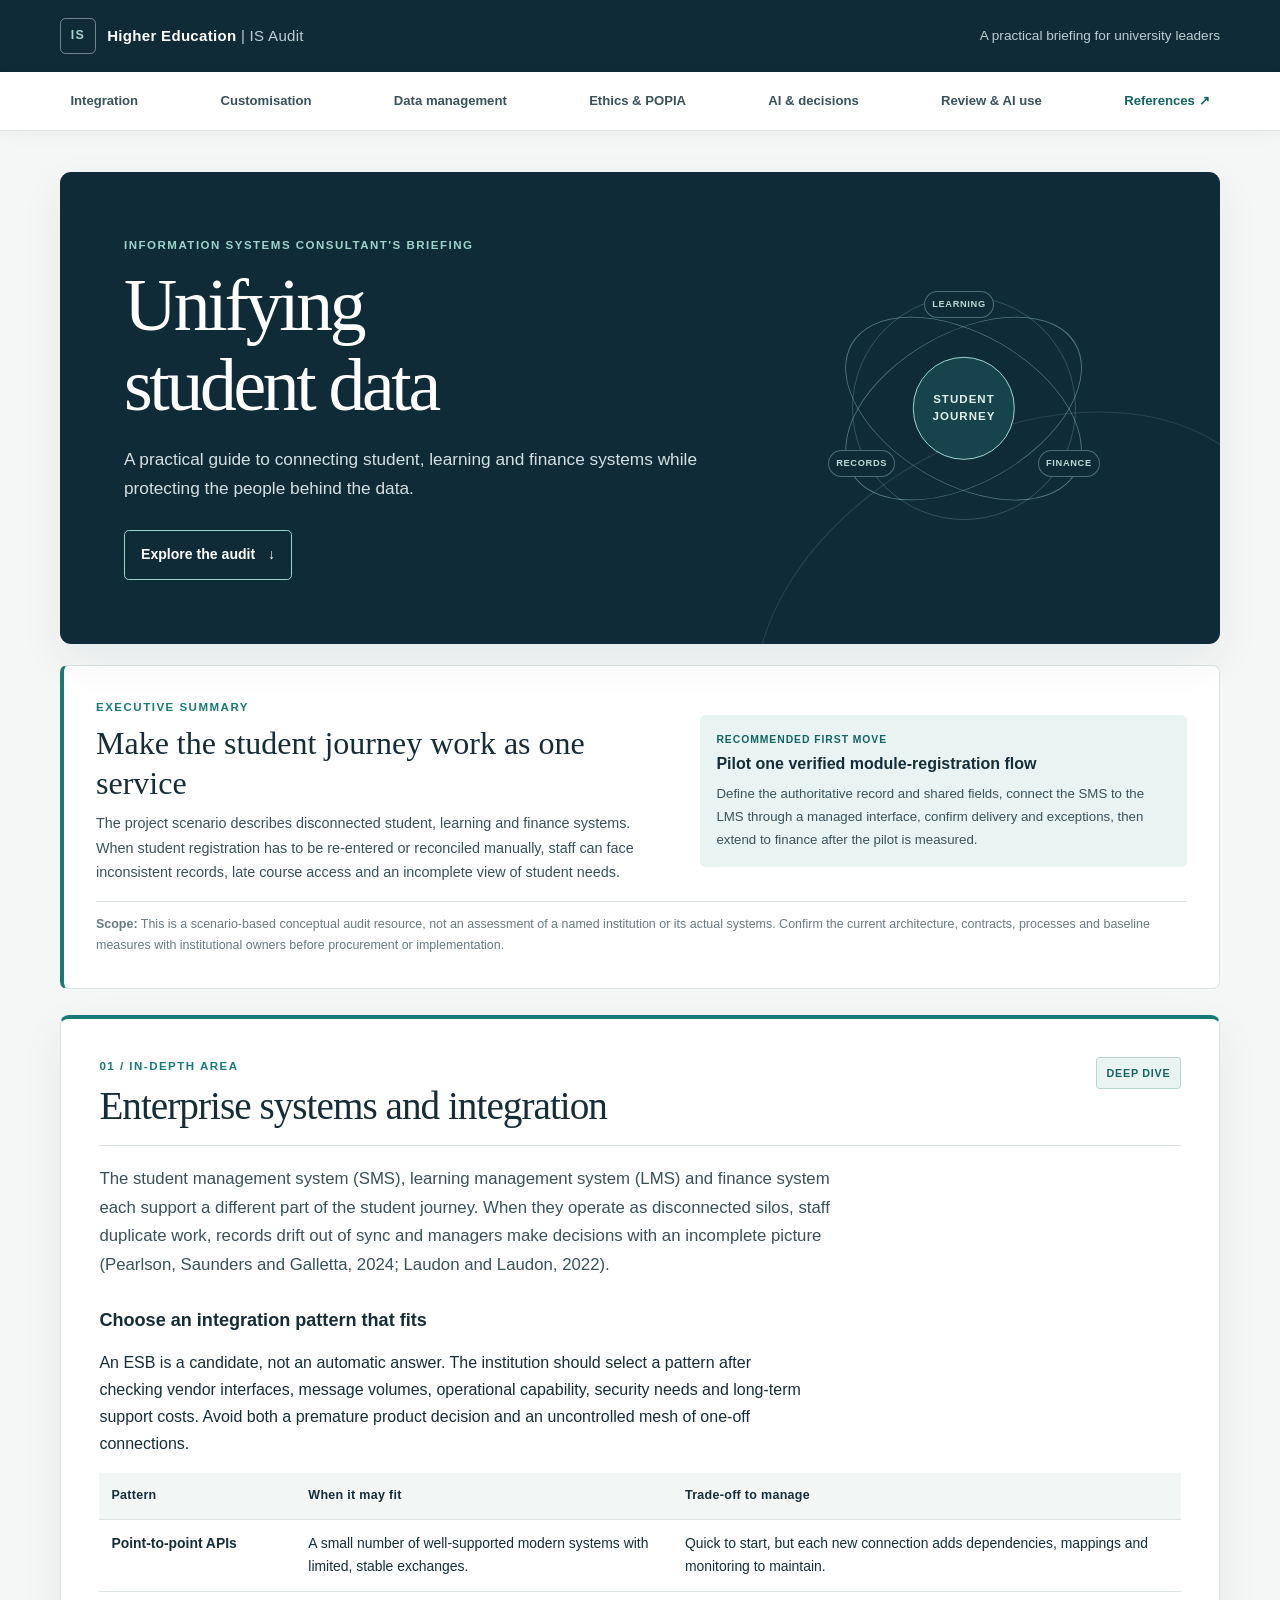
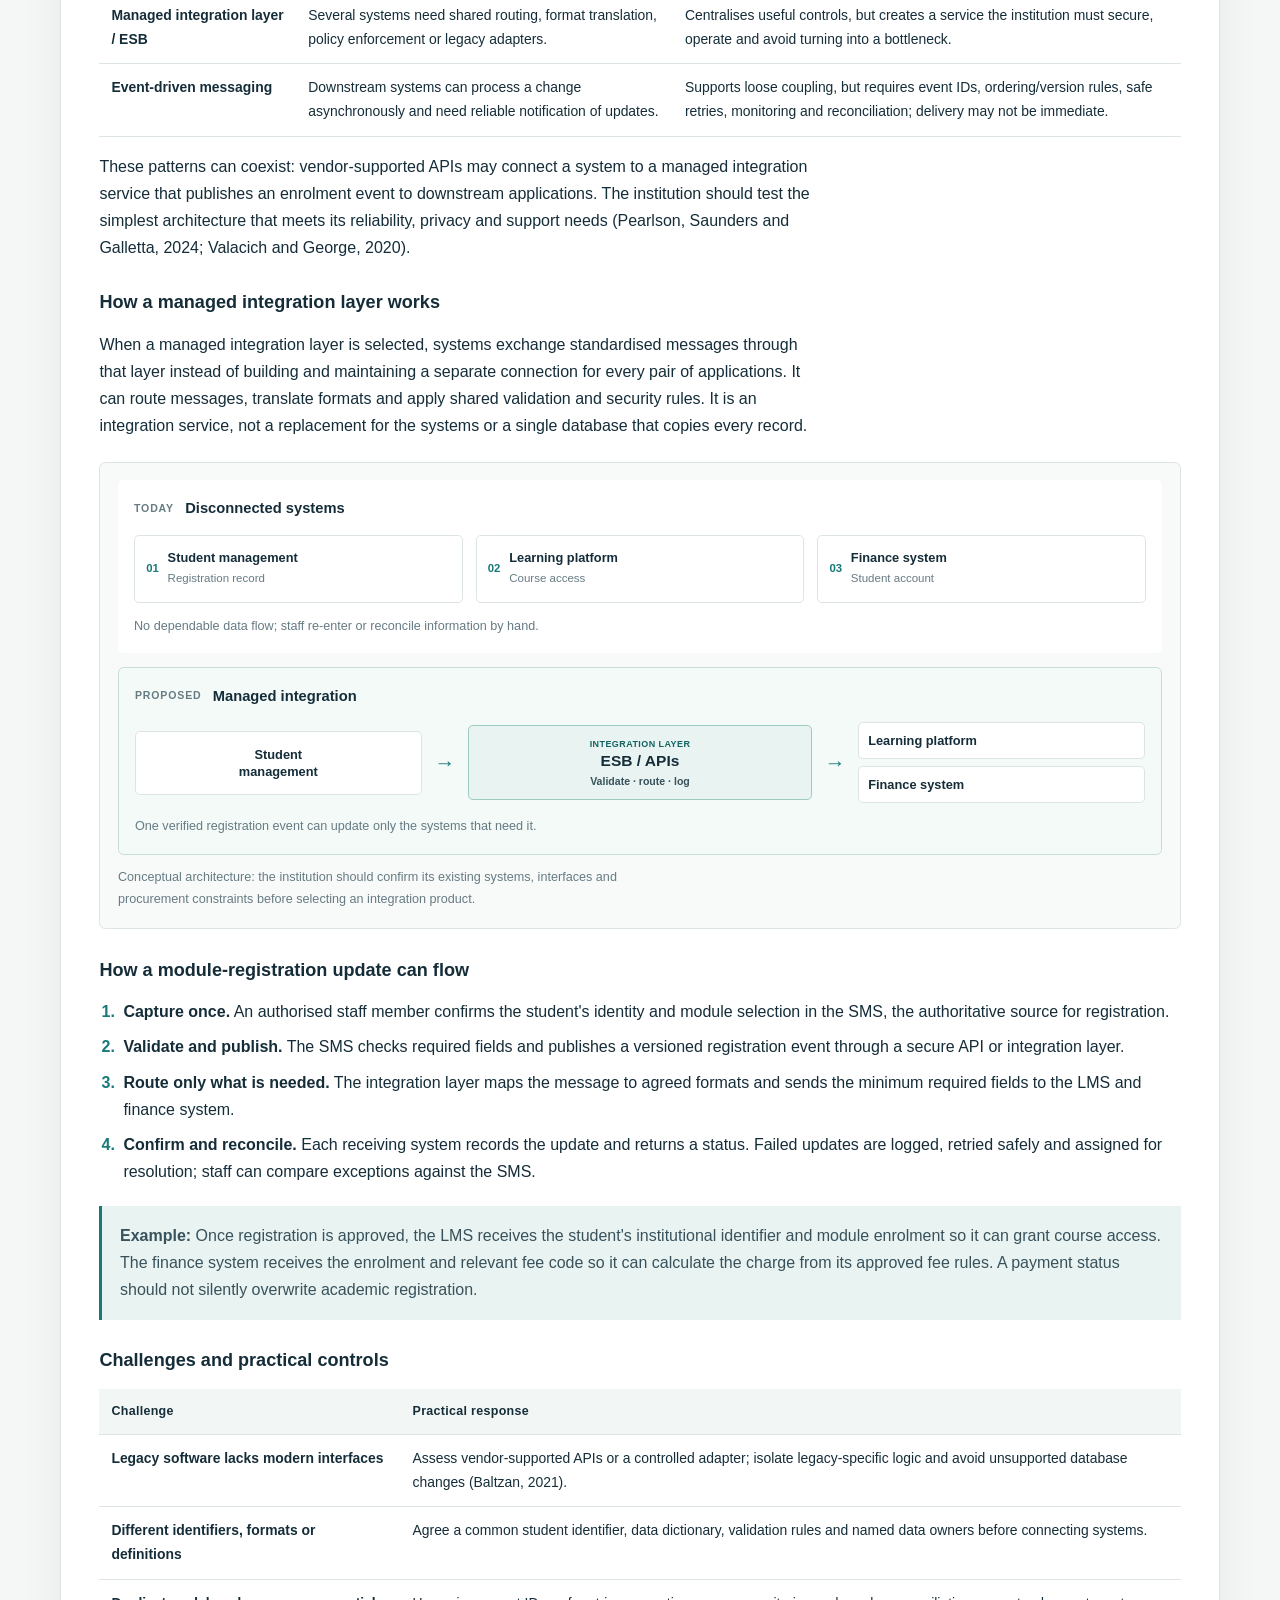
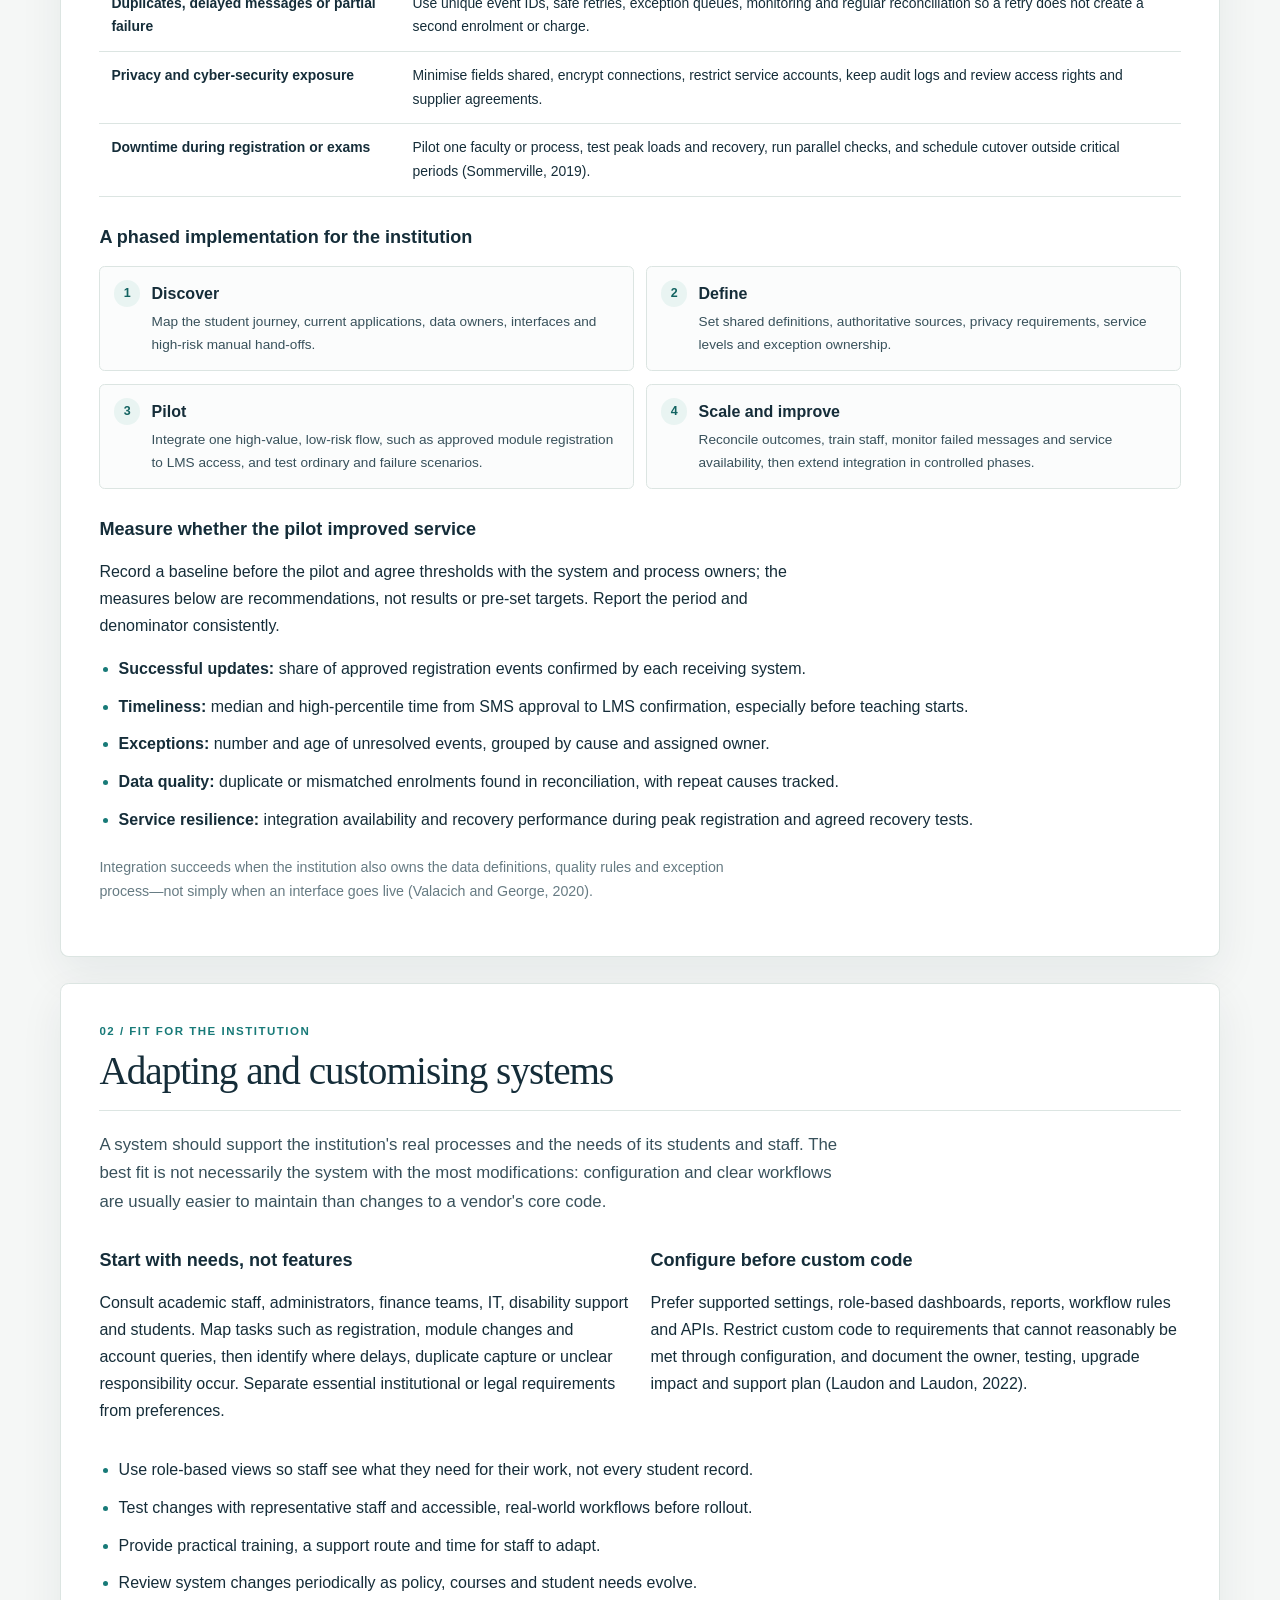
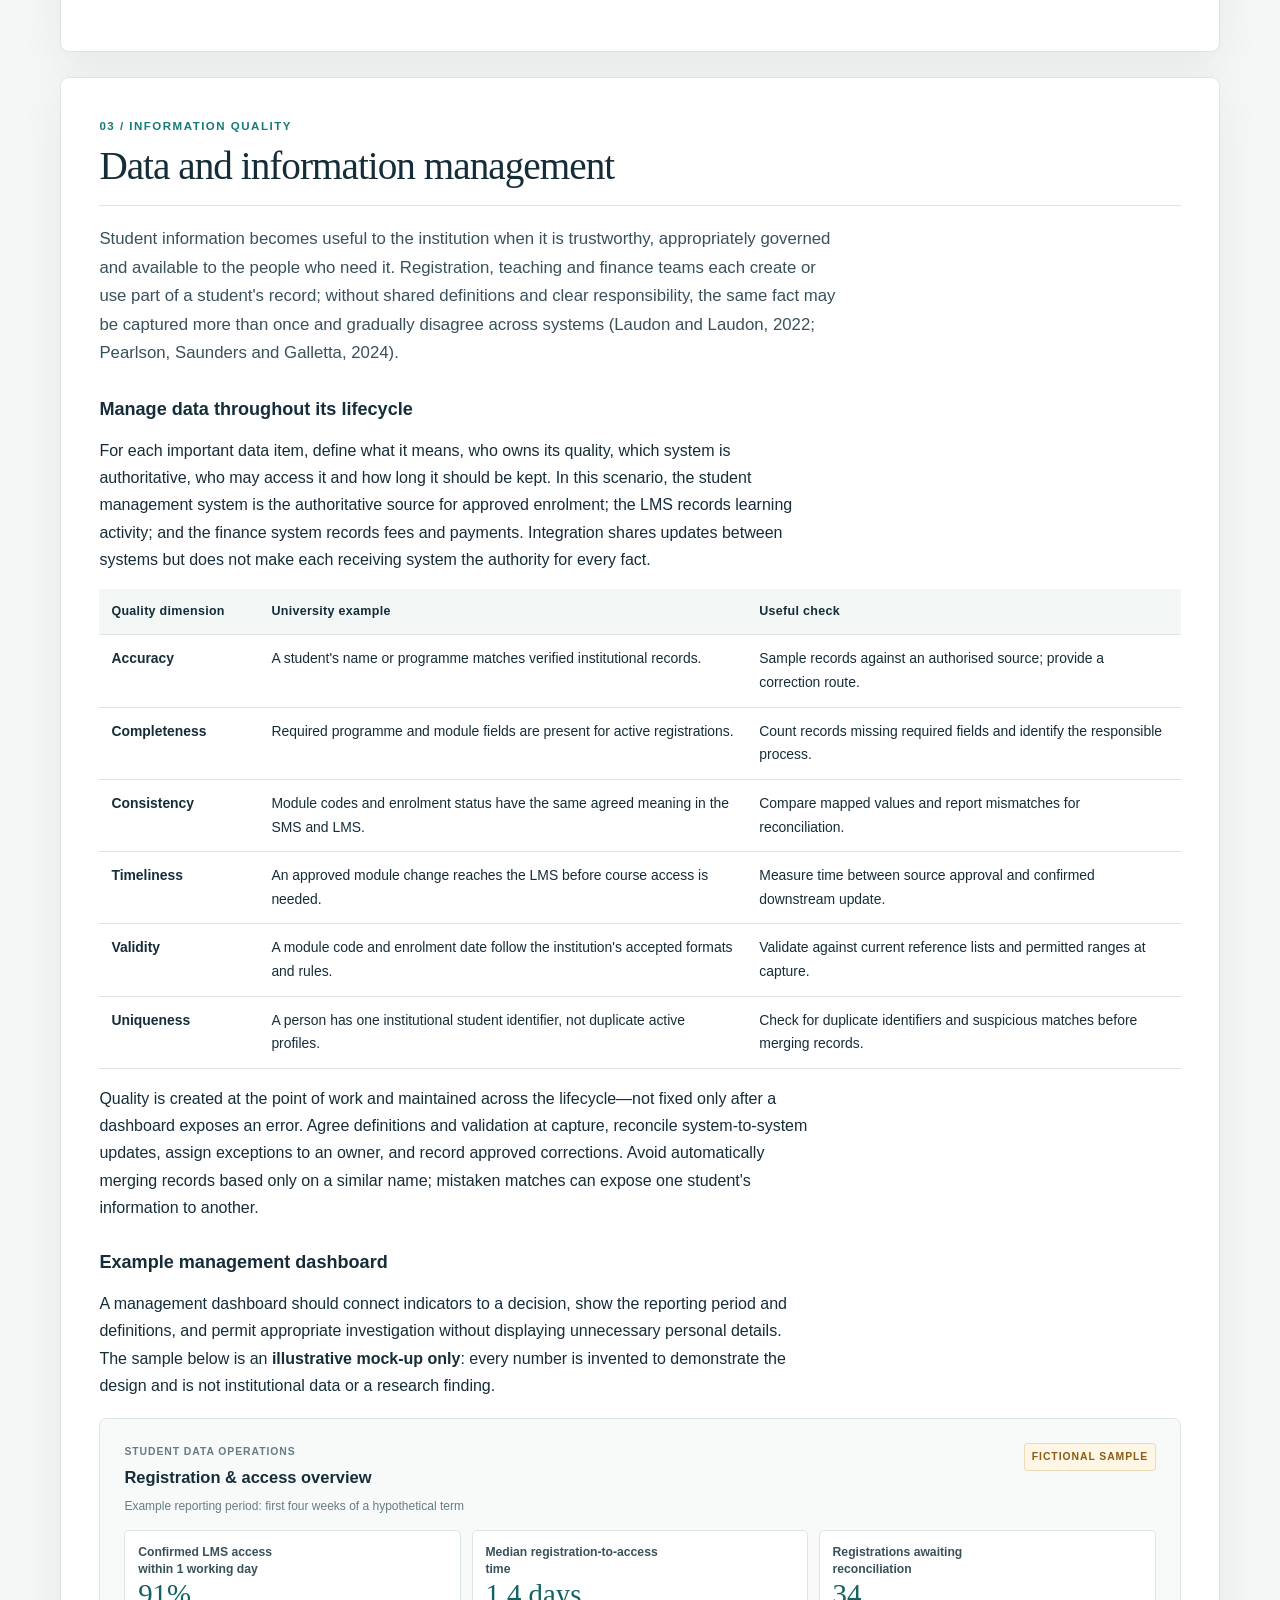
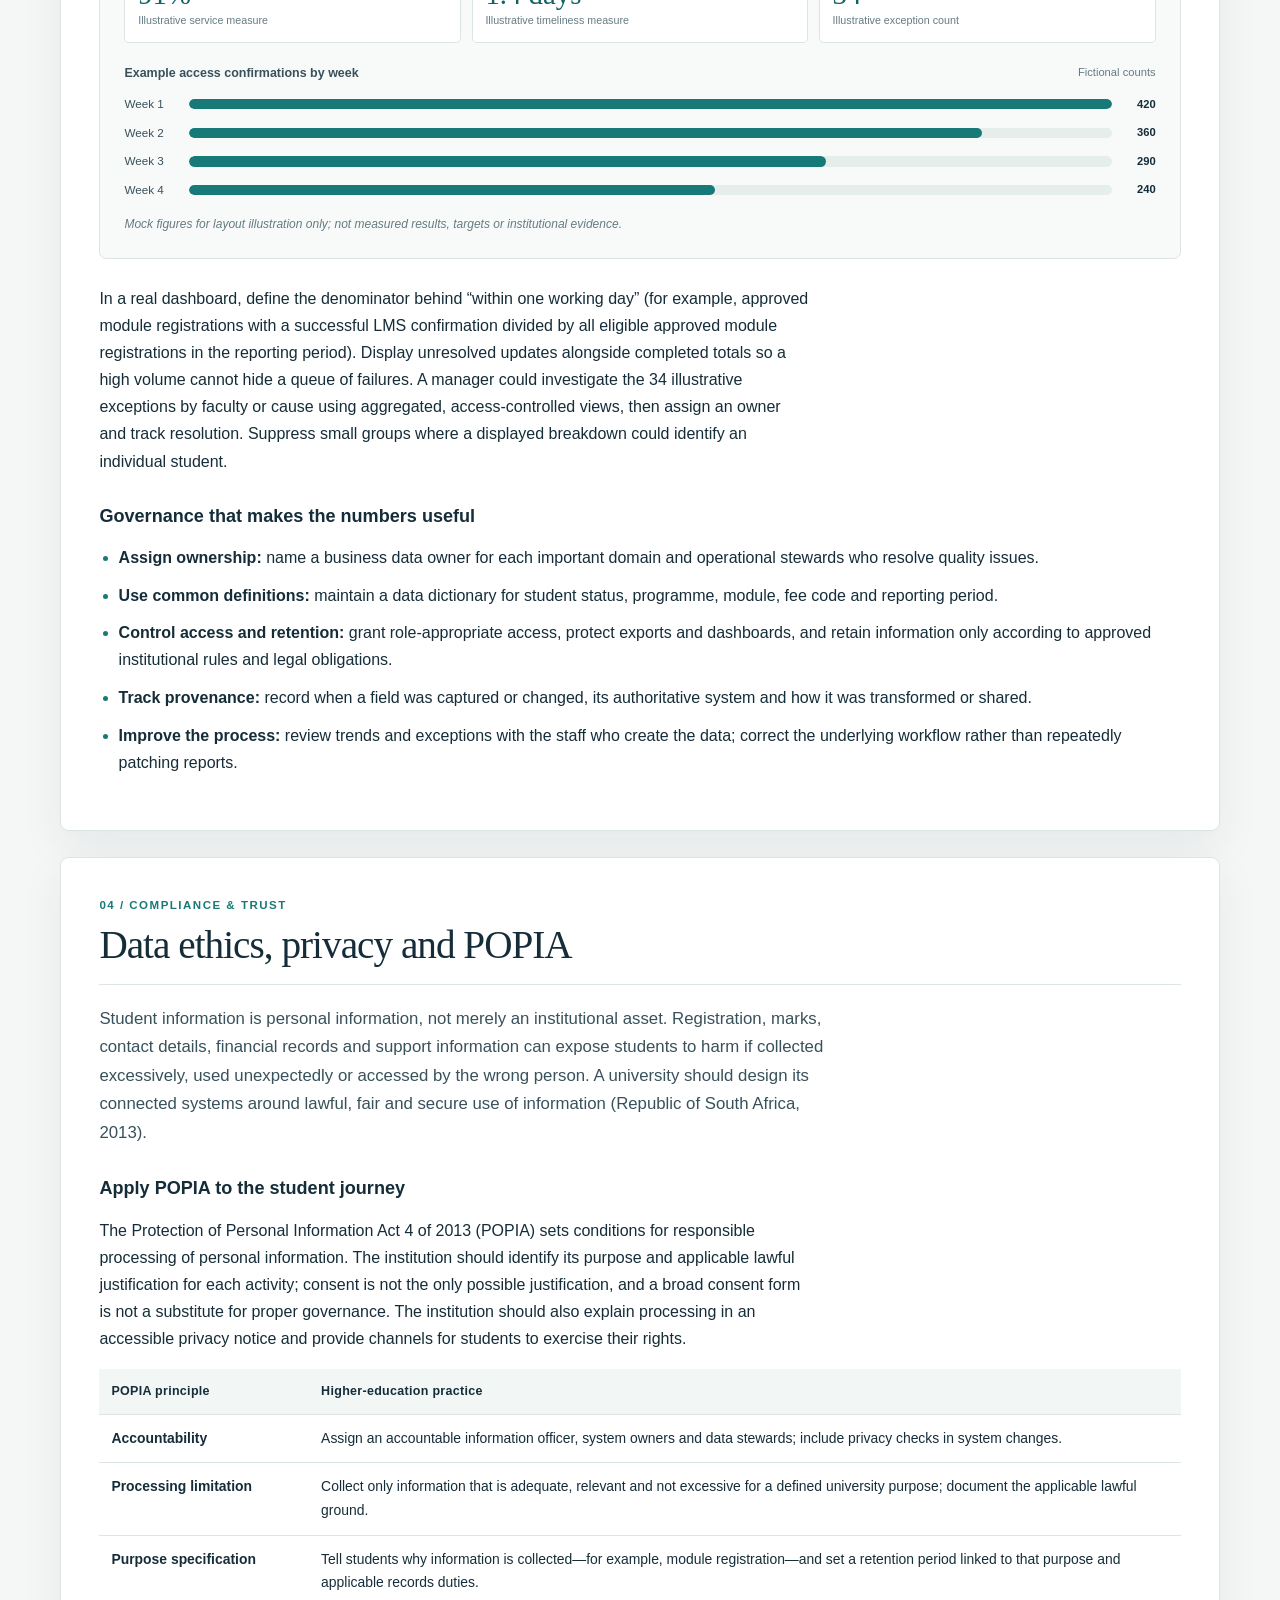
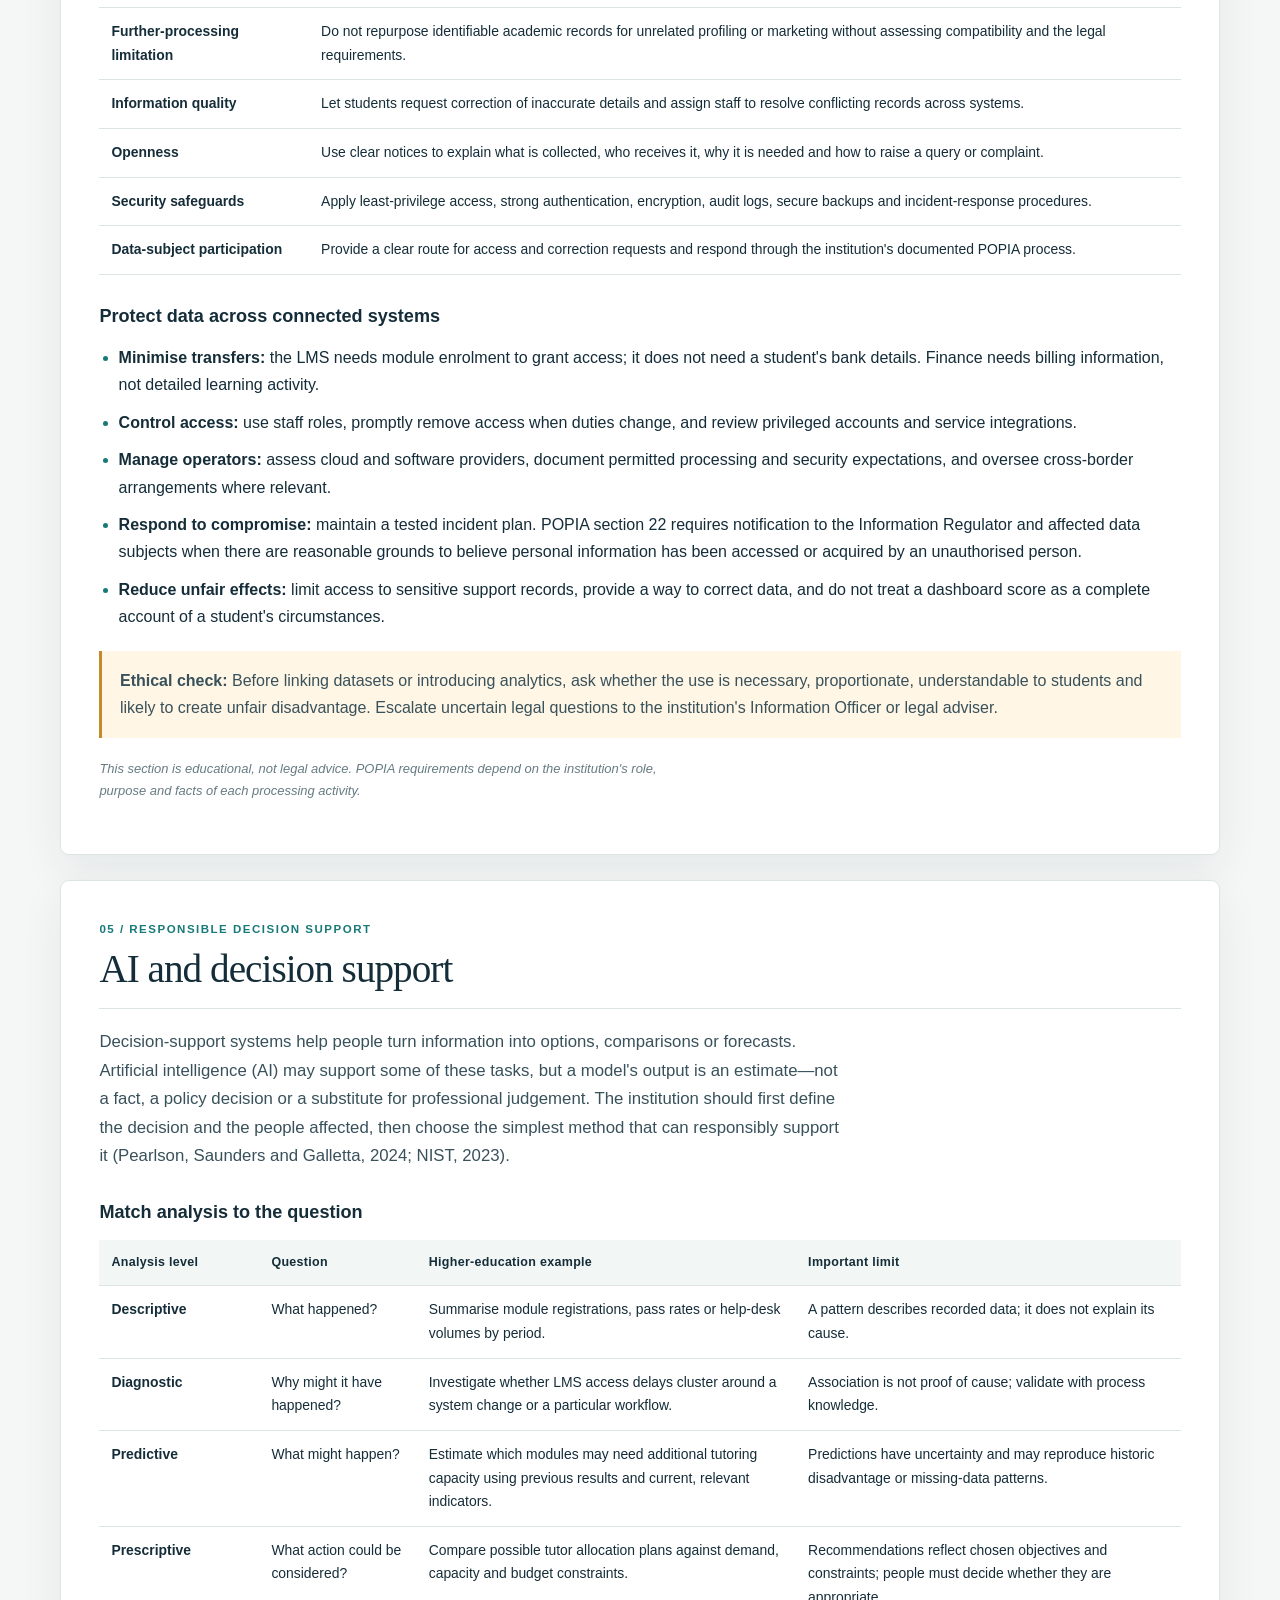
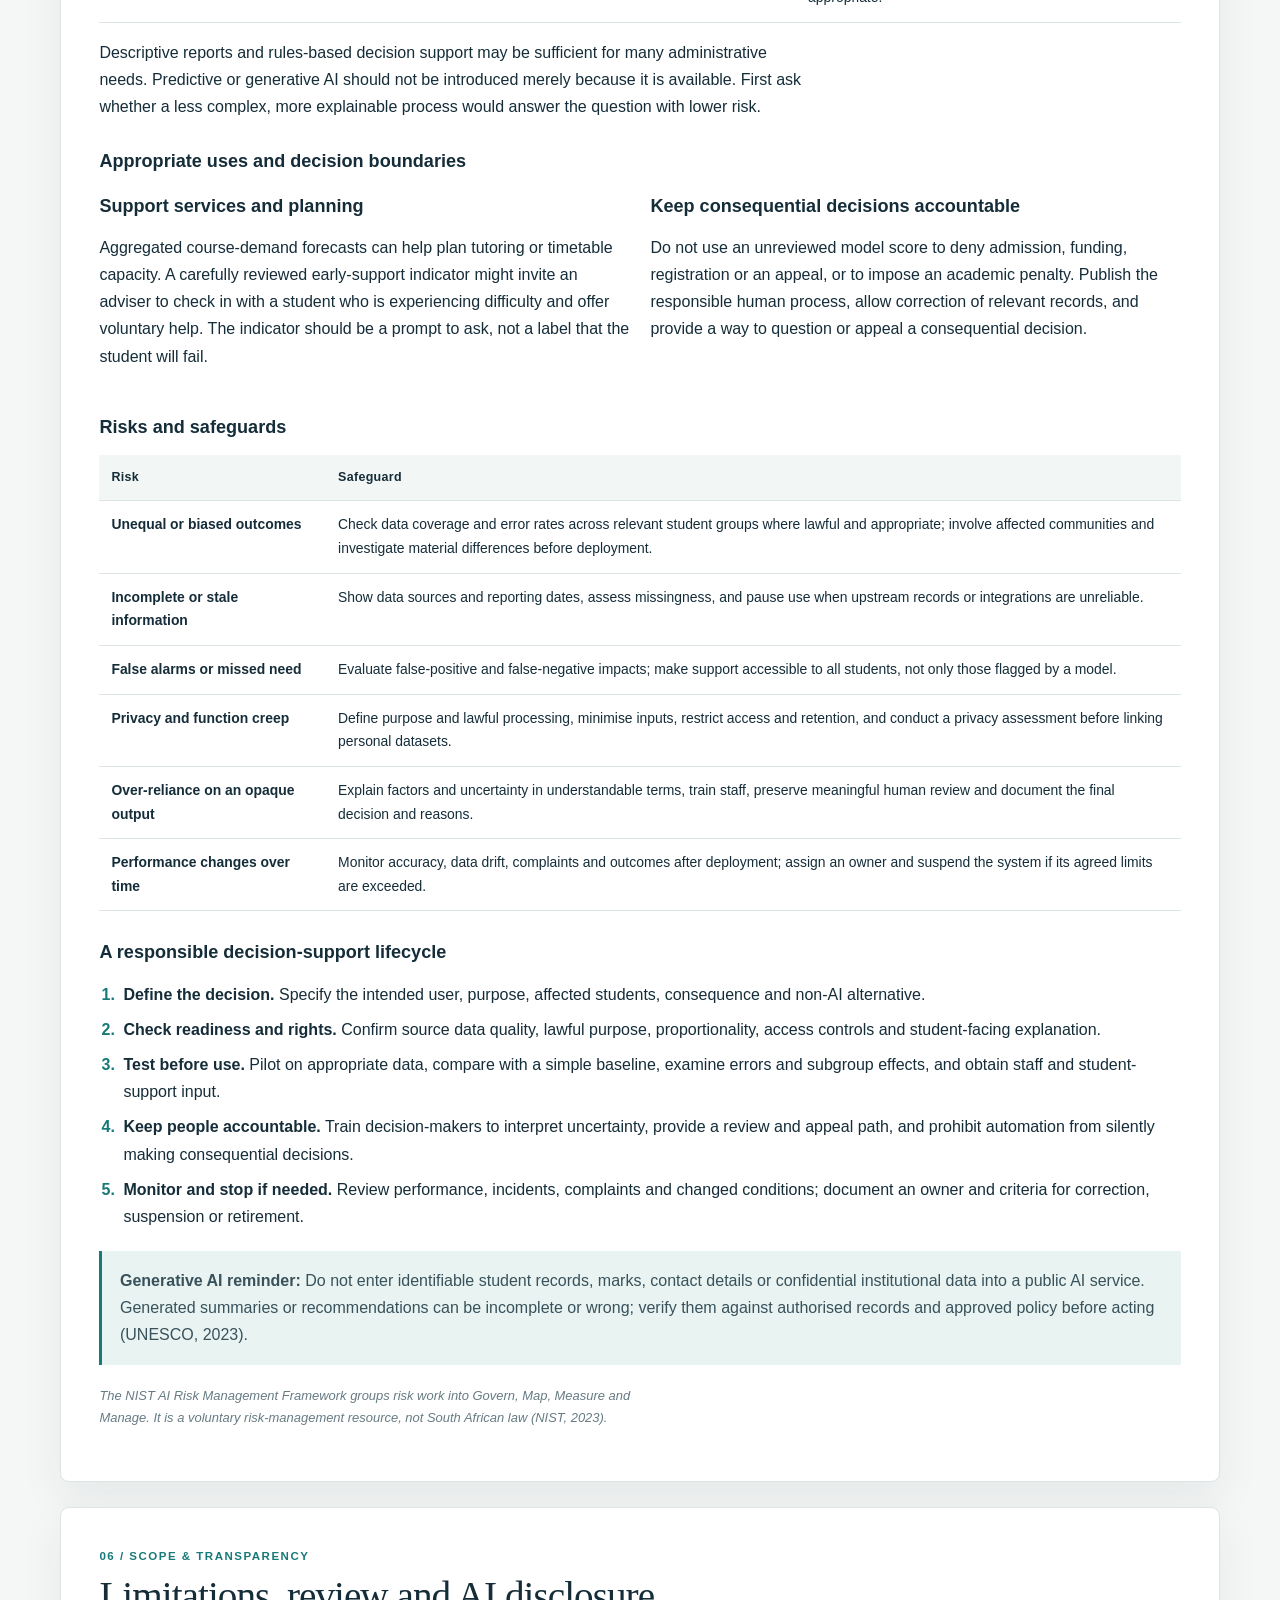
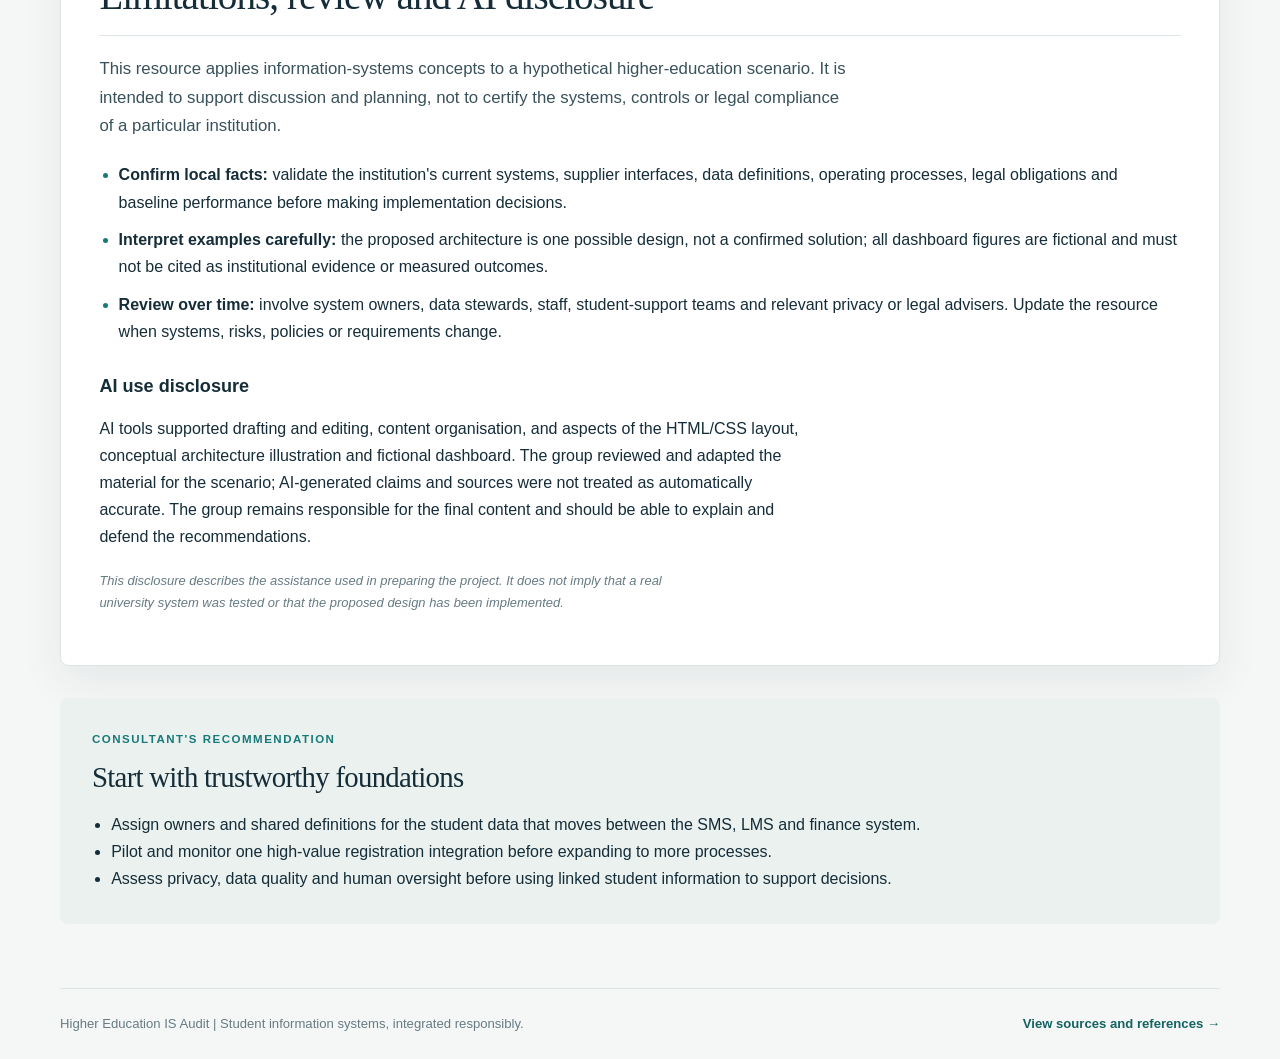
<file: index.html>
<!DOCTYPE html>
<html lang="en">
<head>
    <meta charset="UTF-8">
    <meta name="viewport" content="width=device-width, initial-scale=1.0">
    <meta name="description" content="A practical information systems audit for higher education managers, administrators and IT teams.">
    <title>Unifying Student Data | Higher Education IS Audit</title>
    <link rel="stylesheet" href="style.css">
</head>
<body>
    <a class="skip-link" href="#main-content">Skip to content</a>
    <header class="site-header">
        <div class="header-inner">
            <a class="brand" href="index.html" aria-label="Unifying Student Data, home">
                <span class="brand-mark" aria-hidden="true">IS</span>
                <span>Higher Education <span class="brand-light">| IS Audit</span></span>
            </a>
            <p class="header-note">A practical briefing for university leaders</p>
        </div>
    </header>

    <nav class="site-nav" aria-label="Main navigation">
        <div class="nav-inner">
            <a href="#integration">Integration</a>
            <a href="#customisation">Customisation</a>
            <a href="#data-management">Data management</a>
            <a href="#ethics">Ethics &amp; POPIA</a>
            <a href="#ai">AI &amp; decisions</a>
            <a href="#review">Review &amp; AI use</a>
            <a class="nav-reference" href="references.html">References <span aria-hidden="true">&nearr;</span></a>
        </div>
    </nav>

    <main id="main-content">
        <section class="hero" aria-labelledby="page-title">
            <div class="hero-copy">
                <p class="eyebrow">INFORMATION SYSTEMS CONSULTANT'S BRIEFING</p>
                <h1 id="page-title">Unifying student data</h1>
                <p class="hero-lead">A practical guide to connecting student, learning and finance systems while protecting the people behind the data.</p>
                <a class="button-link" href="#integration">Explore the audit <span aria-hidden="true">&darr;</span></a>
            </div>
            <div class="hero-art" aria-hidden="true">
                <span class="orbit orbit-one"></span>
                <span class="orbit orbit-two"></span>
                <span class="orbit orbit-three"></span>
                <span class="orbit-core">STUDENT<br>JOURNEY</span>
                <span class="orbit-label label-one">LEARNING</span>
                <span class="orbit-label label-two">FINANCE</span>
                <span class="orbit-label label-three">RECORDS</span>
            </div>
        </section>

        <section class="audit-summary" aria-labelledby="summary-title">
            <div class="summary-heading">
                <p class="section-kicker">EXECUTIVE SUMMARY</p>
                <h2 id="summary-title">Make the student journey work as one service</h2>
                <p>The project scenario describes disconnected student, learning and finance systems. When student registration has to be re-entered or reconciled manually, staff can face inconsistent records, late course access and an incomplete view of student needs.</p>
            </div>
            <div class="summary-recommendation">
                <span>RECOMMENDED FIRST MOVE</span>
                <strong>Pilot one verified module-registration flow</strong>
                <p>Define the authoritative record and shared fields, connect the SMS to the LMS through a managed interface, confirm delivery and exceptions, then extend to finance after the pilot is measured.</p>
            </div>
            <p class="scope-note"><strong>Scope:</strong> This is a scenario-based conceptual audit resource, not an assessment of a named institution or its actual systems. Confirm the current architecture, contracts, processes and baseline measures with institutional owners before procurement or implementation.</p>
        </section>

        <section class="section-card section-depth" id="integration">
            <div class="section-heading">
                <div>
                    <p class="section-kicker">01 / IN-DEPTH AREA</p>
                    <h2>Enterprise systems and integration</h2>
                </div>
                <span class="depth-badge">DEEP DIVE</span>
            </div>
            <p class="section-intro">The student management system (SMS), learning management system (LMS) and finance system each support a different part of the student journey. When they operate as disconnected silos, staff duplicate work, records drift out of sync and managers make decisions with an incomplete picture (Pearlson, Saunders and Galletta, 2024; Laudon and Laudon, 2022).</p>

            <h3>Choose an integration pattern that fits</h3>
            <p>An ESB is a candidate, not an automatic answer. The institution should select a pattern after checking vendor interfaces, message volumes, operational capability, security needs and long-term support costs. Avoid both a premature product decision and an uncontrolled mesh of one-off connections.</p>
            <div class="table-wrap">
                <table>
                    <thead>
                        <tr><th scope="col">Pattern</th><th scope="col">When it may fit</th><th scope="col">Trade-off to manage</th></tr>
                    </thead>
                    <tbody>
                        <tr><td>Point-to-point APIs</td><td>A small number of well-supported modern systems with limited, stable exchanges.</td><td>Quick to start, but each new connection adds dependencies, mappings and monitoring to maintain.</td></tr>
                        <tr><td>Managed integration layer / ESB</td><td>Several systems need shared routing, format translation, policy enforcement or legacy adapters.</td><td>Centralises useful controls, but creates a service the institution must secure, operate and avoid turning into a bottleneck.</td></tr>
                        <tr><td>Event-driven messaging</td><td>Downstream systems can process a change asynchronously and need reliable notification of updates.</td><td>Supports loose coupling, but requires event IDs, ordering/version rules, safe retries, monitoring and reconciliation; delivery may not be immediate.</td></tr>
                    </tbody>
                </table>
            </div>
            <p>These patterns can coexist: vendor-supported APIs may connect a system to a managed integration service that publishes an enrolment event to downstream applications. The institution should test the simplest architecture that meets its reliability, privacy and support needs (Pearlson, Saunders and Galletta, 2024; Valacich and George, 2020).</p>

            <h3>How a managed integration layer works</h3>
            <p>When a managed integration layer is selected, systems exchange standardised messages through that layer instead of building and maintaining a separate connection for every pair of applications. It can route messages, translate formats and apply shared validation and security rules. It is an integration service, not a replacement for the systems or a single database that copies every record.</p>

            <figure class="architecture">
                <div class="architecture-panel architecture-current">
                    <figcaption><span class="diagram-step">TODAY</span><strong>Disconnected systems</strong></figcaption>
                    <div class="system-row">
                        <div class="system-node"><span class="node-icon" aria-hidden="true">01</span><strong>Student management</strong><small>Registration record</small></div>
                        <div class="system-node"><span class="node-icon" aria-hidden="true">02</span><strong>Learning platform</strong><small>Course access</small></div>
                        <div class="system-node"><span class="node-icon" aria-hidden="true">03</span><strong>Finance system</strong><small>Student account</small></div>
                    </div>
                    <p class="diagram-caption">No dependable data flow; staff re-enter or reconcile information by hand.</p>
                </div>
                <div class="architecture-panel architecture-proposed">
                    <figcaption><span class="diagram-step">PROPOSED</span><strong>Managed integration</strong></figcaption>
                    <div class="flow-row">
                        <div class="flow-node">Student<br>management</div>
                        <span class="flow-arrow" aria-label="publishes event">&rarr;</span>
                        <div class="flow-node flow-hub"><span>INTEGRATION LAYER</span><strong>ESB / APIs</strong><small>Validate · route · log</small></div>
                        <span class="flow-arrow" aria-label="routes updates">&rarr;</span>
                        <div class="flow-destinations">
                            <div class="flow-node">Learning platform</div>
                            <div class="flow-node">Finance system</div>
                        </div>
                    </div>
                    <p class="diagram-caption">One verified registration event can update only the systems that need it.</p>
                </div>
                <p class="figure-note">Conceptual architecture: the institution should confirm its existing systems, interfaces and procurement constraints before selecting an integration product.</p>
            </figure>

            <h3>How a module-registration update can flow</h3>
            <ol class="step-list">
                <li><strong>Capture once.</strong> An authorised staff member confirms the student's identity and module selection in the SMS, the authoritative source for registration.</li>
                <li><strong>Validate and publish.</strong> The SMS checks required fields and publishes a versioned registration event through a secure API or integration layer.</li>
                <li><strong>Route only what is needed.</strong> The integration layer maps the message to agreed formats and sends the minimum required fields to the LMS and finance system.</li>
                <li><strong>Confirm and reconcile.</strong> Each receiving system records the update and returns a status. Failed updates are logged, retried safely and assigned for resolution; staff can compare exceptions against the SMS.</li>
            </ol>
            <div class="callout">
                <strong>Example:</strong> Once registration is approved, the LMS receives the student's institutional identifier and module enrolment so it can grant course access. The finance system receives the enrolment and relevant fee code so it can calculate the charge from its approved fee rules. A payment status should not silently overwrite academic registration.
            </div>

            <h3>Challenges and practical controls</h3>
            <div class="table-wrap">
                <table>
                    <thead>
                        <tr><th scope="col">Challenge</th><th scope="col">Practical response</th></tr>
                    </thead>
                    <tbody>
                        <tr><td>Legacy software lacks modern interfaces</td><td>Assess vendor-supported APIs or a controlled adapter; isolate legacy-specific logic and avoid unsupported database changes (Baltzan, 2021).</td></tr>
                        <tr><td>Different identifiers, formats or definitions</td><td>Agree a common student identifier, data dictionary, validation rules and named data owners before connecting systems.</td></tr>
                        <tr><td>Duplicates, delayed messages or partial failure</td><td>Use unique event IDs, safe retries, exception queues, monitoring and regular reconciliation so a retry does not create a second enrolment or charge.</td></tr>
                        <tr><td>Privacy and cyber-security exposure</td><td>Minimise fields shared, encrypt connections, restrict service accounts, keep audit logs and review access rights and supplier agreements.</td></tr>
                        <tr><td>Downtime during registration or exams</td><td>Pilot one faculty or process, test peak loads and recovery, run parallel checks, and schedule cutover outside critical periods (Sommerville, 2019).</td></tr>
                    </tbody>
                </table>
            </div>

            <h3>A phased implementation for the institution</h3>
            <ol class="phase-list">
                <li><span>1</span><div><strong>Discover</strong><p>Map the student journey, current applications, data owners, interfaces and high-risk manual hand-offs.</p></div></li>
                <li><span>2</span><div><strong>Define</strong><p>Set shared definitions, authoritative sources, privacy requirements, service levels and exception ownership.</p></div></li>
                <li><span>3</span><div><strong>Pilot</strong><p>Integrate one high-value, low-risk flow, such as approved module registration to LMS access, and test ordinary and failure scenarios.</p></div></li>
                <li><span>4</span><div><strong>Scale and improve</strong><p>Reconcile outcomes, train staff, monitor failed messages and service availability, then extend integration in controlled phases.</p></div></li>
            </ol>
            <h3>Measure whether the pilot improved service</h3>
            <p>Record a baseline before the pilot and agree thresholds with the system and process owners; the measures below are recommendations, not results or pre-set targets. Report the period and denominator consistently.</p>
            <ul class="check-list">
                <li><strong>Successful updates:</strong> share of approved registration events confirmed by each receiving system.</li>
                <li><strong>Timeliness:</strong> median and high-percentile time from SMS approval to LMS confirmation, especially before teaching starts.</li>
                <li><strong>Exceptions:</strong> number and age of unresolved events, grouped by cause and assigned owner.</li>
                <li><strong>Data quality:</strong> duplicate or mismatched enrolments found in reconciliation, with repeat causes tracked.</li>
                <li><strong>Service resilience:</strong> integration availability and recovery performance during peak registration and agreed recovery tests.</li>
            </ul>
            <p class="section-close">Integration succeeds when the institution also owns the data definitions, quality rules and exception process—not simply when an interface goes live (Valacich and George, 2020).</p>
        </section>

        <section class="section-card" id="customisation">
            <div class="section-heading">
                <div>
                    <p class="section-kicker">02 / FIT FOR THE INSTITUTION</p>
                    <h2>Adapting and customising systems</h2>
                </div>
            </div>
            <p class="section-intro">A system should support the institution's real processes and the needs of its students and staff. The best fit is not necessarily the system with the most modifications: configuration and clear workflows are usually easier to maintain than changes to a vendor's core code.</p>
            <div class="two-column">
                <div>
                    <h3>Start with needs, not features</h3>
                    <p>Consult academic staff, administrators, finance teams, IT, disability support and students. Map tasks such as registration, module changes and account queries, then identify where delays, duplicate capture or unclear responsibility occur. Separate essential institutional or legal requirements from preferences.</p>
                </div>
                <div>
                    <h3>Configure before custom code</h3>
                    <p>Prefer supported settings, role-based dashboards, reports, workflow rules and APIs. Restrict custom code to requirements that cannot reasonably be met through configuration, and document the owner, testing, upgrade impact and support plan (Laudon and Laudon, 2022).</p>
                </div>
            </div>
            <ul class="check-list">
                <li>Use role-based views so staff see what they need for their work, not every student record.</li>
                <li>Test changes with representative staff and accessible, real-world workflows before rollout.</li>
                <li>Provide practical training, a support route and time for staff to adapt.</li>
                <li>Review system changes periodically as policy, courses and student needs evolve.</li>
            </ul>
        </section>

        <section class="section-card" id="data-management">
            <div class="section-heading">
                <div>
                    <p class="section-kicker">03 / INFORMATION QUALITY</p>
                    <h2>Data and information management</h2>
                </div>
            </div>
            <p class="section-intro">Student information becomes useful to the institution when it is trustworthy, appropriately governed and available to the people who need it. Registration, teaching and finance teams each create or use part of a student's record; without shared definitions and clear responsibility, the same fact may be captured more than once and gradually disagree across systems (Laudon and Laudon, 2022; Pearlson, Saunders and Galletta, 2024).</p>

            <h3>Manage data throughout its lifecycle</h3>
            <p>For each important data item, define what it means, who owns its quality, which system is authoritative, who may access it and how long it should be kept. In this scenario, the student management system is the authoritative source for approved enrolment; the LMS records learning activity; and the finance system records fees and payments. Integration shares updates between systems but does not make each receiving system the authority for every fact.</p>
            <div class="table-wrap">
                <table>
                    <thead>
                        <tr><th scope="col">Quality dimension</th><th scope="col">University example</th><th scope="col">Useful check</th></tr>
                    </thead>
                    <tbody>
                        <tr><td>Accuracy</td><td>A student's name or programme matches verified institutional records.</td><td>Sample records against an authorised source; provide a correction route.</td></tr>
                        <tr><td>Completeness</td><td>Required programme and module fields are present for active registrations.</td><td>Count records missing required fields and identify the responsible process.</td></tr>
                        <tr><td>Consistency</td><td>Module codes and enrolment status have the same agreed meaning in the SMS and LMS.</td><td>Compare mapped values and report mismatches for reconciliation.</td></tr>
                        <tr><td>Timeliness</td><td>An approved module change reaches the LMS before course access is needed.</td><td>Measure time between source approval and confirmed downstream update.</td></tr>
                        <tr><td>Validity</td><td>A module code and enrolment date follow the institution's accepted formats and rules.</td><td>Validate against current reference lists and permitted ranges at capture.</td></tr>
                        <tr><td>Uniqueness</td><td>A person has one institutional student identifier, not duplicate active profiles.</td><td>Check for duplicate identifiers and suspicious matches before merging records.</td></tr>
                    </tbody>
                </table>
            </div>
            <p>Quality is created at the point of work and maintained across the lifecycle—not fixed only after a dashboard exposes an error. Agree definitions and validation at capture, reconcile system-to-system updates, assign exceptions to an owner, and record approved corrections. Avoid automatically merging records based only on a similar name; mistaken matches can expose one student's information to another.</p>

            <h3>Example management dashboard</h3>
            <p>A management dashboard should connect indicators to a decision, show the reporting period and definitions, and permit appropriate investigation without displaying unnecessary personal details. The sample below is an <strong>illustrative mock-up only</strong>: every number is invented to demonstrate the design and is not institutional data or a research finding.</p>
            <div class="dashboard" role="group" aria-label="Illustrative mock student-data quality dashboard. All figures shown are fictional examples, not real institutional data.">
                <div class="dashboard-topline">
                    <div><span class="dashboard-kicker">STUDENT DATA OPERATIONS</span><strong>Registration &amp; access overview</strong></div>
                    <span class="sample-tag">FICTIONAL SAMPLE</span>
                </div>
                <p class="dashboard-period">Example reporting period: first four weeks of a hypothetical term</p>
                <div class="metric-grid">
                    <div class="metric-card"><span>Confirmed LMS access<br>within 1 working day</span><strong>91%</strong><small>Illustrative service measure</small></div>
                    <div class="metric-card"><span>Median registration-to-access<br>time</span><strong>1.4 days</strong><small>Illustrative timeliness measure</small></div>
                    <div class="metric-card"><span>Registrations awaiting<br>reconciliation</span><strong>34</strong><small>Illustrative exception count</small></div>
                </div>
                <div class="chart-heading"><strong>Example access confirmations by week</strong><span>Fictional counts</span></div>
                <div class="bar-chart" role="img" aria-label="Illustrative fictional confirmations: Week 1, 420; Week 2, 360; Week 3, 290; Week 4, 240.">
                    <div class="bar-row"><span>Week 1</span><div class="bar-track"><span style="width:100%"></span></div><strong>420</strong></div>
                    <div class="bar-row"><span>Week 2</span><div class="bar-track"><span style="width:86%"></span></div><strong>360</strong></div>
                    <div class="bar-row"><span>Week 3</span><div class="bar-track"><span style="width:69%"></span></div><strong>290</strong></div>
                    <div class="bar-row"><span>Week 4</span><div class="bar-track"><span style="width:57%"></span></div><strong>240</strong></div>
                </div>
                <p class="dashboard-footnote">Mock figures for layout illustration only; not measured results, targets or institutional evidence.</p>
            </div>
            <p>In a real dashboard, define the denominator behind “within one working day” (for example, approved module registrations with a successful LMS confirmation divided by all eligible approved module registrations in the reporting period). Display unresolved updates alongside completed totals so a high volume cannot hide a queue of failures. A manager could investigate the 34 illustrative exceptions by faculty or cause using aggregated, access-controlled views, then assign an owner and track resolution. Suppress small groups where a displayed breakdown could identify an individual student.</p>

            <h3>Governance that makes the numbers useful</h3>
            <ul class="check-list">
                <li><strong>Assign ownership:</strong> name a business data owner for each important domain and operational stewards who resolve quality issues.</li>
                <li><strong>Use common definitions:</strong> maintain a data dictionary for student status, programme, module, fee code and reporting period.</li>
                <li><strong>Control access and retention:</strong> grant role-appropriate access, protect exports and dashboards, and retain information only according to approved institutional rules and legal obligations.</li>
                <li><strong>Track provenance:</strong> record when a field was captured or changed, its authoritative system and how it was transformed or shared.</li>
                <li><strong>Improve the process:</strong> review trends and exceptions with the staff who create the data; correct the underlying workflow rather than repeatedly patching reports.</li>
            </ul>
        </section>

        <section class="section-card" id="ethics">
            <div class="section-heading">
                <div>
                    <p class="section-kicker">04 / COMPLIANCE &amp; TRUST</p>
                    <h2>Data ethics, privacy and POPIA</h2>
                </div>
            </div>
            <p class="section-intro">Student information is personal information, not merely an institutional asset. Registration, marks, contact details, financial records and support information can expose students to harm if collected excessively, used unexpectedly or accessed by the wrong person. A university should design its connected systems around lawful, fair and secure use of information (Republic of South Africa, 2013).</p>

            <h3>Apply POPIA to the student journey</h3>
            <p>The Protection of Personal Information Act 4 of 2013 (POPIA) sets conditions for responsible processing of personal information. The institution should identify its purpose and applicable lawful justification for each activity; consent is not the only possible justification, and a broad consent form is not a substitute for proper governance. The institution should also explain processing in an accessible privacy notice and provide channels for students to exercise their rights.</p>
            <div class="table-wrap">
                <table>
                    <thead>
                        <tr><th scope="col">POPIA principle</th><th scope="col">Higher-education practice</th></tr>
                    </thead>
                    <tbody>
                        <tr><td>Accountability</td><td>Assign an accountable information officer, system owners and data stewards; include privacy checks in system changes.</td></tr>
                        <tr><td>Processing limitation</td><td>Collect only information that is adequate, relevant and not excessive for a defined university purpose; document the applicable lawful ground.</td></tr>
                        <tr><td>Purpose specification</td><td>Tell students why information is collected—for example, module registration—and set a retention period linked to that purpose and applicable records duties.</td></tr>
                        <tr><td>Further-processing limitation</td><td>Do not repurpose identifiable academic records for unrelated profiling or marketing without assessing compatibility and the legal requirements.</td></tr>
                        <tr><td>Information quality</td><td>Let students request correction of inaccurate details and assign staff to resolve conflicting records across systems.</td></tr>
                        <tr><td>Openness</td><td>Use clear notices to explain what is collected, who receives it, why it is needed and how to raise a query or complaint.</td></tr>
                        <tr><td>Security safeguards</td><td>Apply least-privilege access, strong authentication, encryption, audit logs, secure backups and incident-response procedures.</td></tr>
                        <tr><td>Data-subject participation</td><td>Provide a clear route for access and correction requests and respond through the institution's documented POPIA process.</td></tr>
                    </tbody>
                </table>
            </div>

            <h3>Protect data across connected systems</h3>
            <ul class="check-list">
                <li><strong>Minimise transfers:</strong> the LMS needs module enrolment to grant access; it does not need a student's bank details. Finance needs billing information, not detailed learning activity.</li>
                <li><strong>Control access:</strong> use staff roles, promptly remove access when duties change, and review privileged accounts and service integrations.</li>
                <li><strong>Manage operators:</strong> assess cloud and software providers, document permitted processing and security expectations, and oversee cross-border arrangements where relevant.</li>
                <li><strong>Respond to compromise:</strong> maintain a tested incident plan. POPIA section 22 requires notification to the Information Regulator and affected data subjects when there are reasonable grounds to believe personal information has been accessed or acquired by an unauthorised person.</li>
                <li><strong>Reduce unfair effects:</strong> limit access to sensitive support records, provide a way to correct data, and do not treat a dashboard score as a complete account of a student's circumstances.</li>
            </ul>
            <div class="callout callout-caution">
                <strong>Ethical check:</strong> Before linking datasets or introducing analytics, ask whether the use is necessary, proportionate, understandable to students and likely to create unfair disadvantage. Escalate uncertain legal questions to the institution's Information Officer or legal adviser.
            </div>
            <p class="source-note">This section is educational, not legal advice. POPIA requirements depend on the institution's role, purpose and facts of each processing activity.</p>
        </section>

        <section class="section-card" id="ai">
            <div class="section-heading">
                <div>
                    <p class="section-kicker">05 / RESPONSIBLE DECISION SUPPORT</p>
                    <h2>AI and decision support</h2>
                </div>
            </div>
            <p class="section-intro">Decision-support systems help people turn information into options, comparisons or forecasts. Artificial intelligence (AI) may support some of these tasks, but a model's output is an estimate—not a fact, a policy decision or a substitute for professional judgement. The institution should first define the decision and the people affected, then choose the simplest method that can responsibly support it (Pearlson, Saunders and Galletta, 2024; NIST, 2023).</p>

            <h3>Match analysis to the question</h3>
            <div class="table-wrap">
                <table>
                    <thead>
                        <tr><th scope="col">Analysis level</th><th scope="col">Question</th><th scope="col">Higher-education example</th><th scope="col">Important limit</th></tr>
                    </thead>
                    <tbody>
                        <tr><td>Descriptive</td><td>What happened?</td><td>Summarise module registrations, pass rates or help-desk volumes by period.</td><td>A pattern describes recorded data; it does not explain its cause.</td></tr>
                        <tr><td>Diagnostic</td><td>Why might it have happened?</td><td>Investigate whether LMS access delays cluster around a system change or a particular workflow.</td><td>Association is not proof of cause; validate with process knowledge.</td></tr>
                        <tr><td>Predictive</td><td>What might happen?</td><td>Estimate which modules may need additional tutoring capacity using previous results and current, relevant indicators.</td><td>Predictions have uncertainty and may reproduce historic disadvantage or missing-data patterns.</td></tr>
                        <tr><td>Prescriptive</td><td>What action could be considered?</td><td>Compare possible tutor allocation plans against demand, capacity and budget constraints.</td><td>Recommendations reflect chosen objectives and constraints; people must decide whether they are appropriate.</td></tr>
                    </tbody>
                </table>
            </div>
            <p>Descriptive reports and rules-based decision support may be sufficient for many administrative needs. Predictive or generative AI should not be introduced merely because it is available. First ask whether a less complex, more explainable process would answer the question with lower risk.</p>

            <h3>Appropriate uses and decision boundaries</h3>
            <div class="two-column">
                <div>
                    <h3>Support services and planning</h3>
                    <p>Aggregated course-demand forecasts can help plan tutoring or timetable capacity. A carefully reviewed early-support indicator might invite an adviser to check in with a student who is experiencing difficulty and offer voluntary help. The indicator should be a prompt to ask, not a label that the student will fail.</p>
                </div>
                <div>
                    <h3>Keep consequential decisions accountable</h3>
                    <p>Do not use an unreviewed model score to deny admission, funding, registration or an appeal, or to impose an academic penalty. Publish the responsible human process, allow correction of relevant records, and provide a way to question or appeal a consequential decision.</p>
                </div>
            </div>
            <h3>Risks and safeguards</h3>
            <div class="table-wrap">
                <table>
                    <thead>
                        <tr><th scope="col">Risk</th><th scope="col">Safeguard</th></tr>
                    </thead>
                    <tbody>
                        <tr><td>Unequal or biased outcomes</td><td>Check data coverage and error rates across relevant student groups where lawful and appropriate; involve affected communities and investigate material differences before deployment.</td></tr>
                        <tr><td>Incomplete or stale information</td><td>Show data sources and reporting dates, assess missingness, and pause use when upstream records or integrations are unreliable.</td></tr>
                        <tr><td>False alarms or missed need</td><td>Evaluate false-positive and false-negative impacts; make support accessible to all students, not only those flagged by a model.</td></tr>
                        <tr><td>Privacy and function creep</td><td>Define purpose and lawful processing, minimise inputs, restrict access and retention, and conduct a privacy assessment before linking personal datasets.</td></tr>
                        <tr><td>Over-reliance on an opaque output</td><td>Explain factors and uncertainty in understandable terms, train staff, preserve meaningful human review and document the final decision and reasons.</td></tr>
                        <tr><td>Performance changes over time</td><td>Monitor accuracy, data drift, complaints and outcomes after deployment; assign an owner and suspend the system if its agreed limits are exceeded.</td></tr>
                    </tbody>
                </table>
            </div>
            <h3>A responsible decision-support lifecycle</h3>
            <ol class="step-list">
                <li><strong>Define the decision.</strong> Specify the intended user, purpose, affected students, consequence and non-AI alternative.</li>
                <li><strong>Check readiness and rights.</strong> Confirm source data quality, lawful purpose, proportionality, access controls and student-facing explanation.</li>
                <li><strong>Test before use.</strong> Pilot on appropriate data, compare with a simple baseline, examine errors and subgroup effects, and obtain staff and student-support input.</li>
                <li><strong>Keep people accountable.</strong> Train decision-makers to interpret uncertainty, provide a review and appeal path, and prohibit automation from silently making consequential decisions.</li>
                <li><strong>Monitor and stop if needed.</strong> Review performance, incidents, complaints and changed conditions; document an owner and criteria for correction, suspension or retirement.</li>
            </ol>
            <div class="callout">
                <strong>Generative AI reminder:</strong> Do not enter identifiable student records, marks, contact details or confidential institutional data into a public AI service. Generated summaries or recommendations can be incomplete or wrong; verify them against authorised records and approved policy before acting (UNESCO, 2023).
            </div>
            <p class="source-note">The NIST AI Risk Management Framework groups risk work into Govern, Map, Measure and Manage. It is a voluntary risk-management resource, not South African law (NIST, 2023).</p>
        </section>

        <section class="section-card" id="review">
            <div class="section-heading">
                <div>
                    <p class="section-kicker">06 / SCOPE &amp; TRANSPARENCY</p>
                    <h2>Limitations, review and AI disclosure</h2>
                </div>
            </div>
            <p class="section-intro">This resource applies information-systems concepts to a hypothetical higher-education scenario. It is intended to support discussion and planning, not to certify the systems, controls or legal compliance of a particular institution.</p>
            <ul class="check-list">
                <li><strong>Confirm local facts:</strong> validate the institution's current systems, supplier interfaces, data definitions, operating processes, legal obligations and baseline performance before making implementation decisions.</li>
                <li><strong>Interpret examples carefully:</strong> the proposed architecture is one possible design, not a confirmed solution; all dashboard figures are fictional and must not be cited as institutional evidence or measured outcomes.</li>
                <li><strong>Review over time:</strong> involve system owners, data stewards, staff, student-support teams and relevant privacy or legal advisers. Update the resource when systems, risks, policies or requirements change.</li>
            </ul>
            <h3>AI use disclosure</h3>
            <p>AI tools supported drafting and editing, content organisation, and aspects of the HTML/CSS layout, conceptual architecture illustration and fictional dashboard. The group reviewed and adapted the material for the scenario; AI-generated claims and sources were not treated as automatically accurate. The group remains responsible for the final content and should be able to explain and defend the recommendations.</p>
            <p class="source-note">This disclosure describes the assistance used in preparing the project. It does not imply that a real university system was tested or that the proposed design has been implemented.</p>
        </section>

        <section class="next-steps" aria-labelledby="next-steps-title">
            <p class="section-kicker">CONSULTANT'S RECOMMENDATION</p>
            <h2 id="next-steps-title">Start with trustworthy foundations</h2>
            <ul>
                <li>Assign owners and shared definitions for the student data that moves between the SMS, LMS and finance system.</li>
                <li>Pilot and monitor one high-value registration integration before expanding to more processes.</li>
                <li>Assess privacy, data quality and human oversight before using linked student information to support decisions.</li>
            </ul>
        </section>
    </main>

    <footer class="site-footer">
        <p>Higher Education IS Audit <span aria-hidden="true">|</span> Student information systems, integrated responsibly.</p>
        <a href="references.html">View sources and references <span aria-hidden="true">&rarr;</span></a>
    </footer>
</body>
</html>
</file>
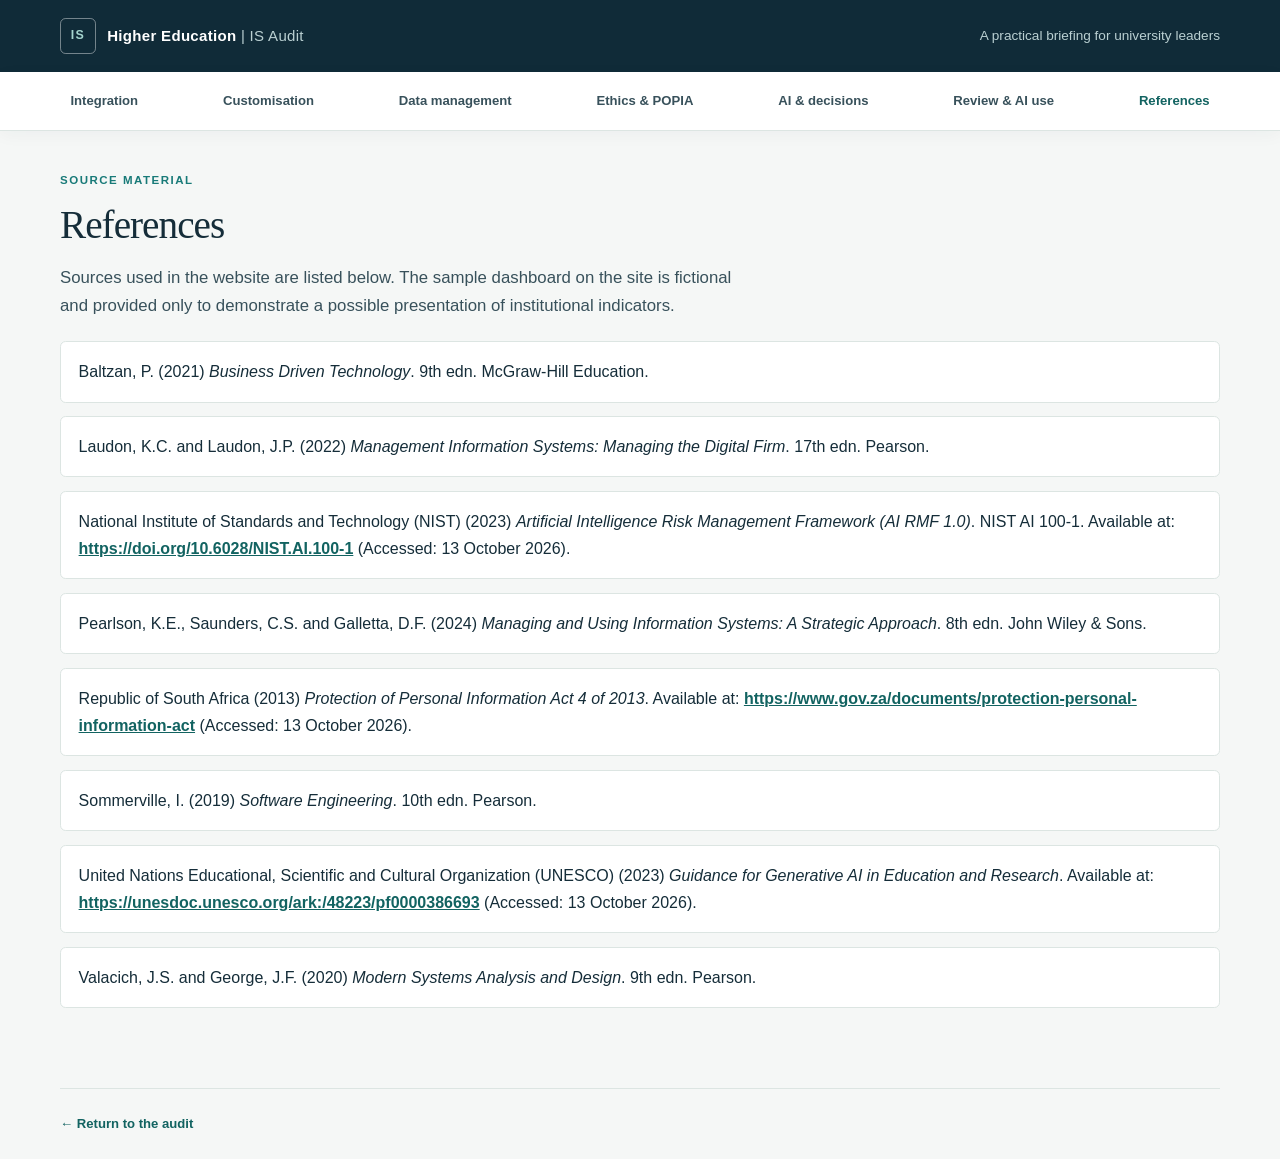
<file: references.html>
<!DOCTYPE html>
<html lang="en">
<head>
    <meta charset="UTF-8">
    <meta name="viewport" content="width=device-width, initial-scale=1.0">
    <meta name="description" content="Sources cited in the Higher Education Information Systems Audit.">
    <title>References | Higher Education IS Audit</title>
    <link rel="stylesheet" href="style.css">
</head>
<body>
    <a class="skip-link" href="#main-content">Skip to content</a>
    <header class="site-header">
        <div class="header-inner">
            <a class="brand" href="index.html" aria-label="Unifying Student Data, home">
                <span class="brand-mark" aria-hidden="true">IS</span>
                <span>Higher Education <span class="brand-light">| IS Audit</span></span>
            </a>
            <p class="header-note">A practical briefing for university leaders</p>
        </div>
    </header>

    <nav class="site-nav" aria-label="Main navigation">
        <div class="nav-inner">
            <a href="index.html#integration">Integration</a>
            <a href="index.html#customisation">Customisation</a>
            <a href="index.html#data-management">Data management</a>
            <a href="index.html#ethics">Ethics &amp; POPIA</a>
            <a href="index.html#ai">AI &amp; decisions</a>
            <a href="index.html#review">Review &amp; AI use</a>
            <a class="nav-reference" href="references.html" aria-current="page">References</a>
        </div>
    </nav>

    <main class="references-main" id="main-content">
        <p class="section-kicker">SOURCE MATERIAL</p>
        <h1>References</h1>
        <p class="section-intro">Sources used in the website are listed below. The sample dashboard on the site is fictional and provided only to demonstrate a possible presentation of institutional indicators.</p>
        <ul class="references-list">
            <li>Baltzan, P. (2021) <em>Business Driven Technology</em>. 9th edn. McGraw-Hill Education.</li>
            <li>Laudon, K.C. and Laudon, J.P. (2022) <em>Management Information Systems: Managing the Digital Firm</em>. 17th edn. Pearson.</li>
            <li>National Institute of Standards and Technology (NIST) (2023) <em>Artificial Intelligence Risk Management Framework (AI RMF 1.0)</em>. NIST AI 100-1. Available at: <a href="https://doi.org/10.6028/NIST.AI.100-1" target="_blank" rel="noopener noreferrer">https://doi.org/10.6028/NIST.AI.100-1</a> (Accessed: 13 October 2026).</li>
            <li>Pearlson, K.E., Saunders, C.S. and Galletta, D.F. (2024) <em>Managing and Using Information Systems: A Strategic Approach</em>. 8th edn. John Wiley &amp; Sons.</li>
            <li>Republic of South Africa (2013) <em>Protection of Personal Information Act 4 of 2013</em>. Available at: <a href="https://www.gov.za/documents/protection-personal-information-act" target="_blank" rel="noopener noreferrer">https://www.gov.za/documents/protection-personal-information-act</a> (Accessed: 13 October 2026).</li>
            <li>Sommerville, I. (2019) <em>Software Engineering</em>. 10th edn. Pearson.</li>
            <li>United Nations Educational, Scientific and Cultural Organization (UNESCO) (2023) <em>Guidance for Generative AI in Education and Research</em>. Available at: <a href="https://unesdoc.unesco.org/ark:/48223/pf0000386693" target="_blank" rel="noopener noreferrer">https://unesdoc.unesco.org/ark:/48223/pf0000386693</a> (Accessed: 13 October 2026).</li>
            <li>Valacich, J.S. and George, J.F. (2020) <em>Modern Systems Analysis and Design</em>. 9th edn. Pearson.</li>
        </ul>
    </main>
    <footer class="site-footer">
        <a href="index.html">&larr; Return to the audit</a>
    </footer>
</body>
</html>
</file>
<file: style.css>
:root {
    color-scheme: light;
    --ink: #152d39;
    --ink-soft: #38515b;
    --muted: #667b83;
    --navy: #102b38;
    --teal: #187a78;
    --teal-dark: #126361;
    --teal-pale: #e9f4f2;
    --paper: #f5f7f6;
    --line: #dce5e2;
    --white: #ffffff;
    --amber: #8b5c13;
    --amber-pale: #fff6e5;
    --shadow: 0 16px 44px rgba(21, 45, 57, 0.07);
}

* {
    box-sizing: border-box;
}

html {
    scroll-behavior: smooth;
    scroll-padding-top: 6rem;
}

body {
    margin: 0;
    background: var(--paper);
    color: var(--ink);
    font-family: "Segoe UI", Arial, sans-serif;
    font-size: 1rem;
    line-height: 1.7;
}

a {
    color: var(--teal-dark);
}

a:focus-visible {
    outline: 3px solid #d19538;
    outline-offset: 3px;
}

.skip-link {
    position: absolute;
    z-index: 20;
    top: 0.5rem;
    left: 0.5rem;
    padding: 0.6rem 0.9rem;
    transform: translateY(-150%);
    border-radius: 0.3rem;
    background: var(--white);
    color: var(--ink);
}

.skip-link:focus {
    transform: translateY(0);
}

.site-header {
    background: var(--navy);
    color: var(--white);
}

.header-inner,
.nav-inner,
main,
.site-footer {
    width: min(1160px, calc(100% - 3rem));
    margin-inline: auto;
}

.header-inner {
    min-height: 4.5rem;
    display: flex;
    align-items: center;
    justify-content: space-between;
    gap: 1rem;
}

.brand {
    display: inline-flex;
    align-items: center;
    gap: 0.7rem;
    color: var(--white);
    font-size: 0.94rem;
    font-weight: 700;
    letter-spacing: 0.02em;
    text-decoration: none;
}

.brand-mark {
    display: grid;
    width: 2.25rem;
    height: 2.25rem;
    place-items: center;
    border: 1px solid rgba(255, 255, 255, 0.42);
    border-radius: 0.35rem;
    color: #a5d5ce;
    font-size: 0.78rem;
    letter-spacing: 0.1em;
}

.brand-light,
.header-note {
    color: #bad0d2;
    font-weight: 400;
}

.header-note {
    margin: 0;
    font-size: 0.85rem;
}

.site-nav {
    position: sticky;
    z-index: 10;
    top: 0;
    border-bottom: 1px solid var(--line);
    background: rgba(255, 255, 255, 0.97);
    box-shadow: 0 4px 16px rgba(21, 45, 57, 0.04);
}

.nav-inner {
    display: flex;
    min-height: 3.6rem;
    align-items: center;
    justify-content: space-between;
    gap: 0.35rem;
}

.nav-inner a {
    padding: 0.55rem 0.65rem;
    border-radius: 0.3rem;
    color: var(--ink-soft);
    font-size: 0.82rem;
    font-weight: 650;
    text-decoration: none;
    white-space: nowrap;
}

.nav-inner a:hover {
    background: var(--teal-pale);
    color: var(--teal-dark);
}

.nav-inner .nav-reference {
    color: var(--teal-dark);
}

main {
    padding-block: 2.6rem 4rem;
}

.hero {
    position: relative;
    display: grid;
    min-height: 22rem;
    grid-template-columns: minmax(0, 1.35fr) minmax(15rem, 0.8fr);
    align-items: center;
    overflow: hidden;
    padding: clamp(2rem, 5vw, 4.4rem);
    border-radius: 0.7rem;
    background: var(--navy);
    color: var(--white);
    box-shadow: var(--shadow);
}

.hero::after {
    position: absolute;
    right: -5rem;
    bottom: -11rem;
    width: 35rem;
    height: 24rem;
    border: 1px solid rgba(158, 208, 198, 0.15);
    border-radius: 50%;
    content: "";
    transform: rotate(-28deg);
}

.hero-copy {
    position: relative;
    z-index: 1;
    max-width: 42rem;
}

.eyebrow,
.section-kicker {
    margin: 0 0 0.65rem;
    color: var(--teal);
    font-size: 0.72rem;
    font-weight: 800;
    letter-spacing: 0.13em;
}

.hero .eyebrow {
    color: #9dd4ca;
}

.hero h1 {
    max-width: 12ch;
    margin: 0;
    font-family: Georgia, "Times New Roman", serif;
    font-size: clamp(2.65rem, 5.8vw, 4.6rem);
    font-weight: 500;
    letter-spacing: -0.045em;
    line-height: 1.08;
}

.hero-lead {
    max-width: 39rem;
    margin: 1.25rem 0 1.65rem;
    color: #d4e0e1;
    font-size: 1.08rem;
}

.button-link {
    display: inline-flex;
    align-items: center;
    gap: 0.8rem;
    padding: 0.75rem 1rem;
    border: 1px solid #9dd4ca;
    border-radius: 0.3rem;
    color: var(--white);
    font-size: 0.88rem;
    font-weight: 700;
    text-decoration: none;
    transition: background-color 160ms ease, color 160ms ease;
}

.button-link:hover {
    background: #9dd4ca;
    color: var(--navy);
}

.hero-art {
    position: relative;
    z-index: 1;
    width: 17rem;
    height: 17rem;
    justify-self: center;
}

.audit-summary {
    display: grid;
    grid-template-columns: 1fr 0.85fr;
    gap: 1rem 2rem;
    margin-top: 1.3rem;
    padding: clamp(1.25rem, 3vw, 2rem);
    border: 1px solid var(--line);
    border-left: 4px solid var(--teal);
    border-radius: 0.45rem;
    background: var(--white);
}

.summary-heading h2 {
    margin: 0;
    color: var(--ink);
    font-family: Georgia, "Times New Roman", serif;
    font-size: clamp(1.5rem, 3vw, 2rem);
    font-weight: 500;
    line-height: 1.25;
}

.summary-heading p:last-child,
.summary-recommendation p {
    margin: 0.5rem 0 0;
    color: var(--ink-soft);
    font-size: 0.9rem;
}

.summary-heading .section-kicker {
    margin-bottom: 0.35rem;
}

.summary-recommendation {
    align-self: center;
    padding: 1rem;
    border-radius: 0.35rem;
    background: var(--teal-pale);
}

.summary-recommendation > span {
    display: block;
    color: var(--teal-dark);
    font-size: 0.65rem;
    font-weight: 800;
    letter-spacing: 0.09em;
}

.summary-recommendation strong {
    display: block;
    margin-top: 0.25rem;
    color: var(--ink);
    font-size: 1rem;
    line-height: 1.4;
}

.summary-recommendation p {
    font-size: 0.83rem;
}

.scope-note {
    grid-column: 1 / -1;
    margin: 0;
    padding-top: 0.75rem;
    border-top: 1px solid var(--line);
    color: var(--muted);
    font-size: 0.78rem;
}

.orbit {
    position: absolute;
    inset: 0.4rem;
    border: 1px solid rgba(157, 212, 202, 0.48);
    border-radius: 50%;
}

.orbit-one {
    transform: rotate(60deg) scaleX(0.58);
}

.orbit-two {
    transform: rotate(-60deg) scaleX(0.58);
}

.orbit-three {
    inset: 1.5rem;
    border-color: rgba(157, 212, 202, 0.24);
}

.orbit-core {
    position: absolute;
    top: 50%;
    left: 50%;
    display: grid;
    width: 6.4rem;
    height: 6.4rem;
    place-items: center;
    border: 1px solid #9dd4ca;
    border-radius: 50%;
    background: #17434d;
    color: #dff0eb;
    font-size: 0.72rem;
    font-weight: 800;
    letter-spacing: 0.09em;
    line-height: 1.5;
    text-align: center;
    transform: translate(-50%, -50%);
}

.orbit-label {
    position: absolute;
    padding: 0.28rem 0.45rem;
    border: 1px solid rgba(157, 212, 202, 0.4);
    border-radius: 2rem;
    background: var(--navy);
    color: #b9d9d4;
    font-size: 0.58rem;
    font-weight: 750;
    letter-spacing: 0.07em;
}

.label-one {
    top: 1.2rem;
    left: 6rem;
}

.label-two {
    right: 0;
    bottom: 4.2rem;
}

.label-three {
    bottom: 4.2rem;
    left: 0;
}

.draft-notice {
    display: flex;
    align-items: flex-start;
    gap: 0.8rem;
    margin: 1.25rem 0 2.2rem;
    padding: 0.95rem 1.1rem;
    border: 1px solid #eddbb5;
    border-left: 4px solid #c48a2b;
    border-radius: 0.35rem;
    background: var(--amber-pale);
    color: #60491f;
    font-size: 0.88rem;
}

.draft-notice p {
    margin: 0;
}

.notice-icon {
    display: grid;
    width: 1.45rem;
    height: 1.45rem;
    flex: 0 0 auto;
    place-items: center;
    border-radius: 50%;
    background: #ead3a5;
    color: #5e4211;
    font-size: 0.8rem;
    font-weight: 800;
}

.section-card {
    margin-top: 1.6rem;
    padding: clamp(1.35rem, 3vw, 2.4rem);
    border: 1px solid var(--line);
    border-radius: 0.55rem;
    background: var(--white);
    box-shadow: var(--shadow);
    scroll-margin-top: 5rem;
}

.section-depth {
    border-top: 4px solid var(--teal);
}

.section-heading {
    display: flex;
    align-items: flex-start;
    justify-content: space-between;
    gap: 1rem;
    margin-bottom: 1.2rem;
    padding-bottom: 1rem;
    border-bottom: 1px solid var(--line);
}

.section-heading h2,
.next-steps h2,
.references-main h1 {
    margin: 0;
    color: var(--ink);
    font-family: Georgia, "Times New Roman", serif;
    font-size: clamp(1.8rem, 4vw, 2.45rem);
    font-weight: 500;
    letter-spacing: -0.025em;
    line-height: 1.2;
}

.section-heading .section-kicker {
    margin-bottom: 0.35rem;
}

.depth-badge,
.pending-badge {
    flex: 0 0 auto;
    padding: 0.36rem 0.58rem;
    border: 1px solid #b6d7d0;
    border-radius: 0.2rem;
    background: var(--teal-pale);
    color: var(--teal-dark);
    font-size: 0.67rem;
    font-weight: 800;
    letter-spacing: 0.07em;
}

.pending-badge {
    border-color: #eddbb5;
    background: var(--amber-pale);
    color: var(--amber);
}

.section-intro {
    max-width: 73ch;
    margin: 0 0 1.3rem;
    color: var(--ink-soft);
    font-size: 1.05rem;
}

.section-card h3 {
    margin: 1.8rem 0 0.55rem;
    color: var(--ink);
    font-size: 1.13rem;
    line-height: 1.35;
}

.section-card p {
    max-width: 80ch;
}

.architecture {
    margin: 1.4rem 0 1.8rem;
    padding: 1.1rem;
    border: 1px solid var(--line);
    border-radius: 0.4rem;
    background: #f8faf9;
}

.architecture-panel {
    padding: 1rem;
    border-radius: 0.35rem;
    background: var(--white);
}

.architecture-panel + .architecture-panel {
    margin-top: 0.85rem;
}

.architecture-panel figcaption {
    display: flex;
    align-items: center;
    gap: 0.7rem;
    margin-bottom: 0.85rem;
    font-size: 0.92rem;
}

.diagram-step {
    color: var(--muted);
    font-size: 0.66rem;
    font-weight: 800;
    letter-spacing: 0.08em;
}

.architecture-proposed {
    border: 1px solid #c5ded8;
    background: #f3faf8;
}

.system-row,
.flow-row {
    display: grid;
    grid-template-columns: repeat(3, minmax(0, 1fr));
    align-items: center;
    gap: 0.8rem;
}

.system-node,
.flow-node {
    min-height: 4.25rem;
    padding: 0.7rem;
    border: 1px solid var(--line);
    border-radius: 0.3rem;
    background: var(--white);
}

.system-node {
    display: grid;
    grid-template-columns: auto 1fr;
    align-items: center;
    column-gap: 0.55rem;
}

.node-icon {
    grid-row: span 2;
    color: var(--teal);
    font-size: 0.71rem;
    font-weight: 800;
}

.system-node strong,
.flow-node {
    font-size: 0.8rem;
    font-weight: 700;
    line-height: 1.35;
}

.system-node small {
    color: var(--muted);
    font-size: 0.72rem;
}

.diagram-caption,
.figure-note {
    margin: 0.8rem 0 0;
    color: var(--muted);
    font-size: 0.79rem;
}

.dashboard {
    margin-block: 1.2rem 1.6rem;
    padding: clamp(1rem, 2.5vw, 1.5rem);
    border: 1px solid var(--line);
    border-radius: 0.45rem;
    background: #f8faf9;
}

.dashboard-topline {
    display: flex;
    align-items: flex-start;
    justify-content: space-between;
    gap: 1rem;
}

.dashboard-topline > div {
    display: grid;
    gap: 0.12rem;
}

.dashboard-topline strong {
    font-size: 1.03rem;
}

.dashboard-kicker,
.sample-tag {
    color: var(--muted);
    font-size: 0.65rem;
    font-weight: 800;
    letter-spacing: 0.09em;
}

.sample-tag {
    padding: 0.25rem 0.4rem;
    border: 1px solid #eddbb5;
    border-radius: 0.2rem;
    background: var(--amber-pale);
    color: var(--amber);
    white-space: nowrap;
}

.dashboard-period,
.dashboard-footnote {
    margin: 0.3rem 0 0.9rem;
    color: var(--muted);
    font-size: 0.75rem;
}

.metric-grid {
    display: grid;
    grid-template-columns: repeat(3, minmax(0, 1fr));
    gap: 0.65rem;
}

.metric-card {
    display: grid;
    min-height: 7rem;
    align-content: space-between;
    padding: 0.8rem;
    border: 1px solid var(--line);
    border-radius: 0.3rem;
    background: var(--white);
}

.metric-card > span {
    color: var(--ink-soft);
    font-size: 0.76rem;
    font-weight: 650;
    line-height: 1.4;
}

.metric-card > strong {
    color: var(--teal-dark);
    font-family: Georgia, "Times New Roman", serif;
    font-size: 1.8rem;
    font-weight: 500;
    line-height: 1.15;
}

.metric-card > small {
    color: var(--muted);
    font-size: 0.67rem;
}

.chart-heading {
    display: flex;
    justify-content: space-between;
    gap: 0.8rem;
    margin-top: 1.2rem;
    color: var(--ink-soft);
    font-size: 0.78rem;
}

.chart-heading span {
    color: var(--muted);
    font-size: 0.7rem;
}

.bar-chart {
    display: grid;
    gap: 0.55rem;
    margin-top: 0.65rem;
}

.bar-row {
    display: grid;
    grid-template-columns: 3.5rem minmax(0, 1fr) 2.2rem;
    align-items: center;
    gap: 0.55rem;
    font-size: 0.73rem;
}

.bar-row > span {
    color: var(--ink-soft);
}

.bar-row > strong {
    color: var(--ink);
    font-size: 0.7rem;
    text-align: right;
}

.bar-track {
    height: 0.65rem;
    overflow: hidden;
    border-radius: 1rem;
    background: #e6eeeb;
}

.bar-track span {
    display: block;
    height: 100%;
    border-radius: inherit;
    background: var(--teal);
}

.dashboard-footnote {
    margin: 0.85rem 0 0;
    font-style: italic;
}

.flow-row {
    grid-template-columns: minmax(6rem, 1fr) auto minmax(8rem, 1.2fr) auto minmax(8rem, 1fr);
}

.flow-row > .flow-node {
    display: grid;
    min-height: 4rem;
    place-items: center;
    text-align: center;
}

.flow-node.flow-hub {
    gap: 0.1rem;
    border-color: #9dcac0;
    background: var(--teal-pale);
}

.flow-hub span {
    color: var(--teal-dark);
    font-size: 0.56rem;
    font-weight: 800;
    letter-spacing: 0.05em;
}

.flow-hub strong {
    color: var(--ink);
    font-size: 0.97rem;
}

.flow-hub small {
    color: var(--ink-soft);
    font-size: 0.66rem;
}

.flow-arrow {
    color: var(--teal);
    font-size: 1.3rem;
    font-weight: 700;
}

.flow-destinations {
    display: grid;
    gap: 0.45rem;
}

.flow-destinations .flow-node {
    min-height: 0;
    padding: 0.55rem;
}

.step-list {
    padding-left: 1.25rem;
}

.step-list li {
    margin-block: 0.5rem;
    padding-left: 0.25rem;
}

.step-list li::marker {
    color: var(--teal);
    font-weight: 800;
}

.callout {
    margin-block: 1.3rem;
    padding: 1rem 1.1rem;
    border-left: 3px solid var(--teal);
    background: var(--teal-pale);
    color: var(--ink-soft);
}

.callout-caution {
    border-left-color: #c48a2b;
    background: var(--amber-pale);
}

.table-wrap {
    overflow-x: auto;
    margin-block: 1rem;
}

table {
    width: 100%;
    border-collapse: collapse;
    font-size: 0.87rem;
    text-align: left;
}

th,
td {
    padding: 0.75rem;
    border-bottom: 1px solid var(--line);
    vertical-align: top;
}

th {
    background: #f2f6f5;
    color: var(--ink);
    font-size: 0.78rem;
    letter-spacing: 0.025em;
}

td:first-child {
    min-width: 10rem;
    color: var(--ink);
    font-weight: 700;
}

.phase-list {
    display: grid;
    grid-template-columns: repeat(2, minmax(0, 1fr));
    gap: 0.8rem;
    padding: 0;
    list-style: none;
}

.phase-list li {
    display: flex;
    align-items: flex-start;
    gap: 0.7rem;
    padding: 0.85rem;
    border: 1px solid var(--line);
    border-radius: 0.35rem;
    background: #fbfcfc;
}

.phase-list li > span {
    display: grid;
    width: 1.65rem;
    height: 1.65rem;
    flex: 0 0 auto;
    place-items: center;
    border-radius: 50%;
    background: var(--teal-pale);
    color: var(--teal-dark);
    font-size: 0.78rem;
    font-weight: 800;
}

.phase-list strong {
    display: block;
}

.phase-list p {
    margin: 0.15rem 0 0;
    color: var(--ink-soft);
    font-size: 0.85rem;
}

.section-close {
    margin-top: 1.4rem;
    color: var(--muted);
    font-size: 0.89rem;
}

.two-column {
    display: grid;
    grid-template-columns: repeat(2, minmax(0, 1fr));
    gap: 1.3rem;
}

.two-column h3 {
    margin-top: 0.7rem;
}

.check-list {
    display: grid;
    gap: 0.65rem;
    padding-left: 1.2rem;
}

.check-list li::marker {
    color: var(--teal);
}

.pending-card {
    border-style: dashed;
    border-color: #d7bd8b;
    box-shadow: none;
}

.pending-box {
    padding: 1rem;
    border: 1px solid #eddbb5;
    border-radius: 0.35rem;
    background: #fffaf0;
    color: #60491f;
}

.pending-box p {
    margin-bottom: 0;
}

.source-note {
    margin-top: 1.2rem;
    color: var(--muted);
    font-size: 0.81rem;
    font-style: italic;
}

.next-steps {
    margin-top: 2rem;
    padding: clamp(1.35rem, 3vw, 2rem);
    border-radius: 0.5rem;
    background: #eaf1ef;
}

.next-steps h2 {
    font-size: 1.8rem;
}

.next-steps ul {
    margin-bottom: 0;
    padding-left: 1.2rem;
}

.site-footer {
    display: flex;
    align-items: center;
    justify-content: space-between;
    gap: 1rem;
    padding-block: 1.5rem;
    border-top: 1px solid var(--line);
    color: var(--muted);
    font-size: 0.82rem;
}

.site-footer p {
    margin: 0;
}

.site-footer a {
    font-weight: 700;
    text-decoration: none;
}

.references-main {
    min-height: calc(100vh - 13rem);
    padding-block: 2.5rem 4rem;
}

.references-main .section-intro {
    margin-top: 1rem;
}

.references-list {
    display: grid;
    gap: 0.85rem;
    padding: 0;
    list-style: none;
}

.references-list li {
    padding: 1rem 1.1rem;
    border: 1px solid var(--line);
    border-radius: 0.35rem;
    background: var(--white);
    overflow-wrap: anywhere;
}

.references-list a {
    font-weight: 650;
}

@media (max-width: 800px) {
    .nav-inner {
        justify-content: flex-start;
        overflow-x: auto;
    }

    .hero {
        grid-template-columns: minmax(0, 1fr) 13rem;
    }

    .hero-art {
        width: 13rem;
        height: 13rem;
    }

    .orbit-core {
        width: 5.4rem;
        height: 5.4rem;
    }

    .flow-row {
        grid-template-columns: minmax(5.5rem, 1fr) auto minmax(7rem, 1.2fr) auto minmax(7rem, 1fr);
        gap: 0.35rem;
    }
}

@media (max-width: 620px) {
    .header-inner,
    .nav-inner,
    main,
    .site-footer {
        width: min(100% - 1.5rem, 1160px);
    }

    .header-note {
        display: none;
    }

    .nav-inner {
        width: 100%;
        padding-inline: 0.4rem;
    }

    .nav-inner a {
        font-size: 0.76rem;
    }

    main {
        padding-top: 1rem;
    }

    .hero {
        min-height: auto;
        grid-template-columns: 1fr;
        padding: 2rem 1.35rem;
    }

    .hero-art {
        display: none;
    }

    .hero-copy {
        padding-right: 1.7rem;
    }

    .audit-summary {
        grid-template-columns: 1fr;
        gap: 0.85rem;
    }

    .scope-note {
        grid-column: auto;
    }

    .hero-lead {
        max-width: 30ch;
    }

    .section-heading {
        flex-direction: column;
    }

    .system-row {
        grid-template-columns: 1fr;
    }

    .flow-row {
        grid-template-columns: 1fr;
    }

    .flow-arrow {
        justify-self: center;
        transform: rotate(90deg);
    }

    .flow-destinations {
        grid-template-columns: 1fr 1fr;
    }

    .phase-list,
    .two-column {
        grid-template-columns: 1fr;
    }

    .metric-grid {
        grid-template-columns: 1fr;
    }

    .metric-card {
        min-height: 5.2rem;
    }

    .site-footer {
        align-items: flex-start;
        flex-direction: column;
    }
}

@media (prefers-reduced-motion: reduce) {
    html {
        scroll-behavior: auto;
    }

    *,
    *::before,
    *::after {
        transition-duration: 0.01ms !important;
    }
}
</file>
